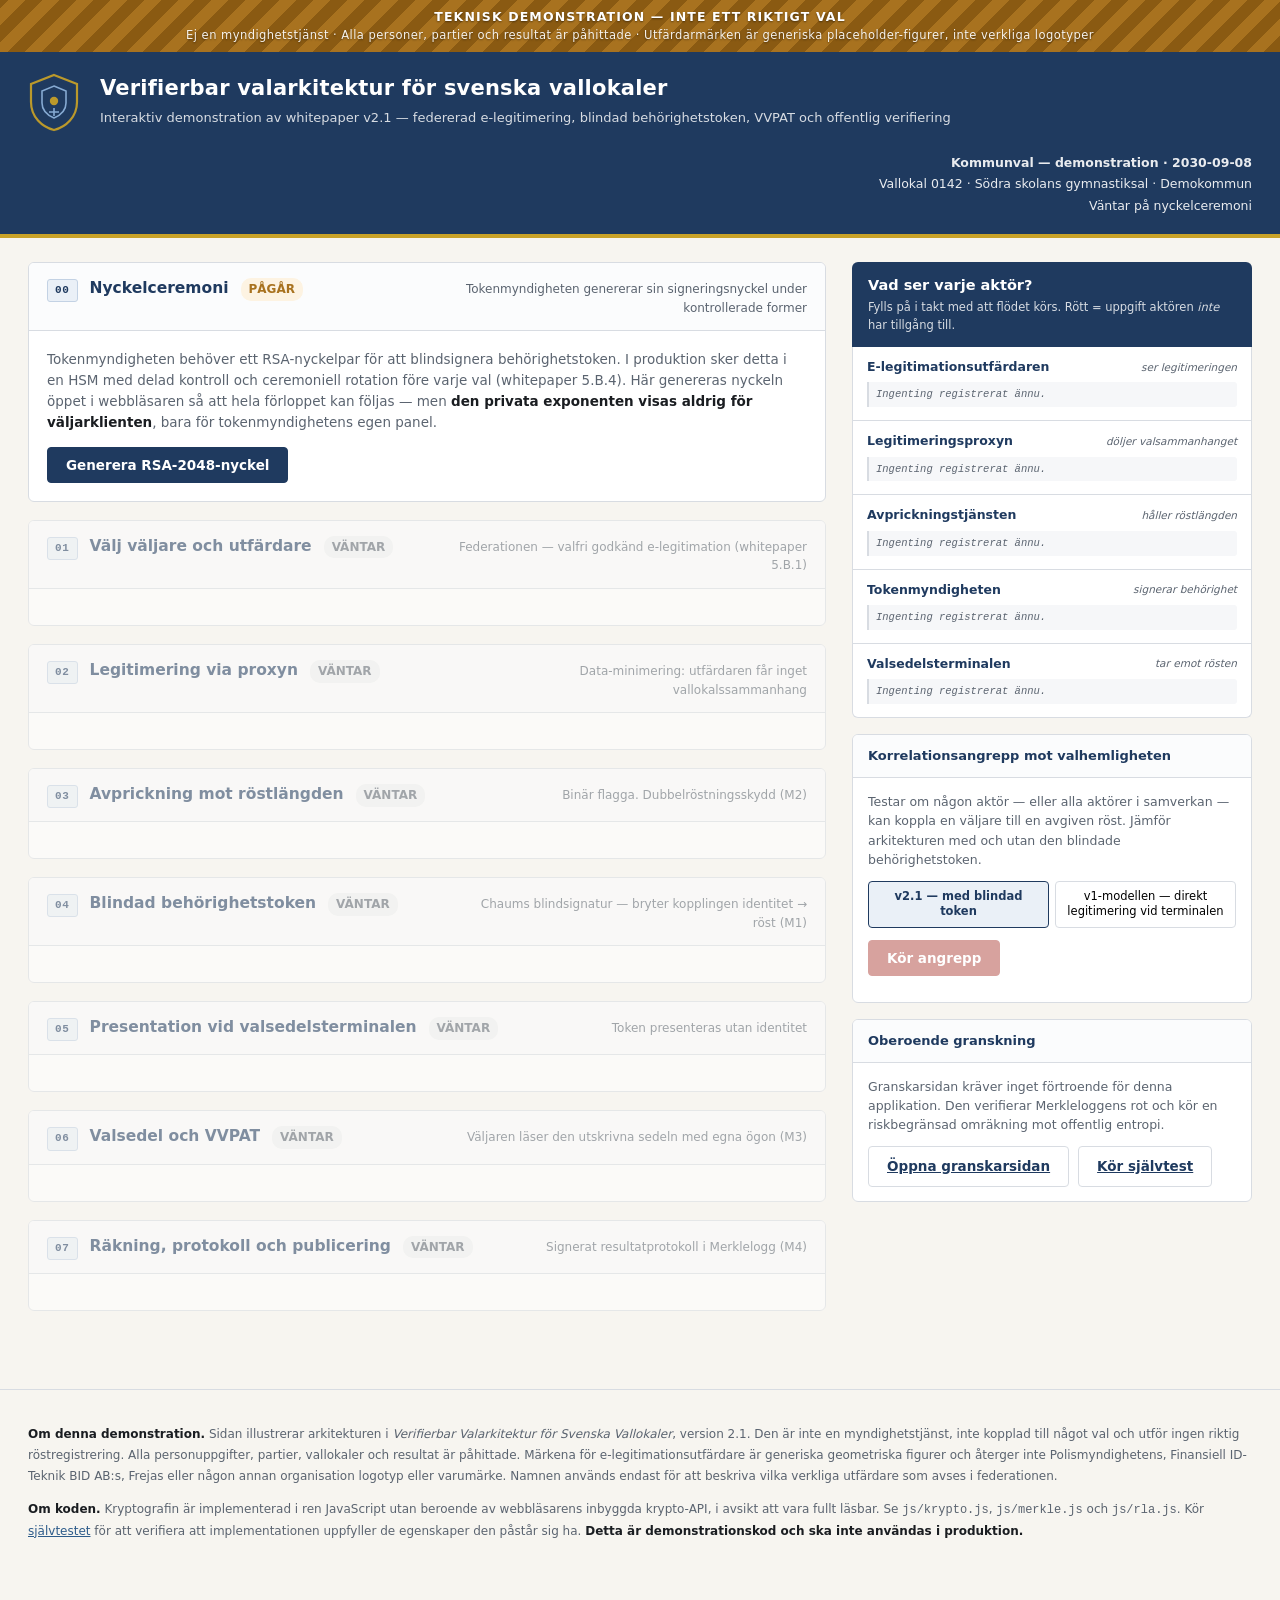
<file: demo/index.html>
<!DOCTYPE html>
<html lang="sv">
<head>
<meta charset="utf-8">
<meta name="viewport" content="width=device-width, initial-scale=1">
<meta name="robots" content="noindex, nofollow, noarchive">
<title>DEMONSTRATION — Verifierbar valarkitektur för svenska vallokaler</title>
<meta name="description" content="Teknisk demonstration av valarkitekturen i whitepapern. Inte ett riktigt val. Ej en myndighetstjänst.">
<link rel="stylesheet" href="style.css">
</head>
<body>

<!-- ============================================================
     Permanent demobanner. Ska inte kunna tas bort utan att
     sidan förlorar sin märkning som demonstration.
     ============================================================ -->
<div class="demo-banner">
  Teknisk demonstration — inte ett riktigt val
  <small>Ej en myndighetstjänst · Alla personer, partier och resultat är påhittade · Utfärdarmärken är generiska placeholder-figurer, inte verkliga logotyper</small>
</div>

<header class="sidhuvud">
  <div class="sidhuvud-inner">

    <!-- Abstrakt märke. Medvetet INTE något verkligt riksvapen eller
         någon myndighets logotyp. -->
    <svg class="vapen" viewBox="0 0 52 60" aria-hidden="true">
      <path d="M26 3 L49 12 V30 C49 45 38 55 26 58 C14 55 3 45 3 30 V12 Z"
            fill="none" stroke="#c9a227" stroke-width="2.2"/>
      <path d="M26 14 L38 19 V31 C38 38 33 43 26 46 C19 43 14 38 14 31 V19 Z"
            fill="none" stroke="#8fb4dd" stroke-width="1.6"/>
      <circle cx="26" cy="29" r="4.2" fill="#c9a227"/>
      <path d="M26 36 V44 M21 40 H31" stroke="#8fb4dd" stroke-width="1.6"/>
    </svg>

    <div>
      <h1>Verifierbar valarkitektur för svenska vallokaler</h1>
      <p class="underrubrik">
        Interaktiv demonstration av whitepaper v2.1 — federerad e-legitimering,
        blindad behörighetstoken, VVPAT och offentlig verifiering
      </p>
    </div>

    <div class="sidhuvud-meta">
      <div><b id="meta-val"></b></div>
      <div id="meta-lokal"></div>
      <div id="meta-status"></div>
    </div>

  </div>
</header>

<div class="layout">

  <!-- ======================= HUVUDFLÖDE ======================= -->
  <main id="steg-container" aria-live="polite"></main>

  <!-- ==================== AKTÖRSLOGGAR ==================== -->
  <aside class="loggpanel">

    <div class="loggrubrik">
      <h2>Vad ser varje aktör?</h2>
      <p>Fylls på i takt med att flödet körs. Rött = uppgift aktören <em>inte</em> har tillgång till.</p>
    </div>

    <div class="loggyta" id="logg-yta"></div>

    <div class="korrelationspanel">
      <h3>Korrelationsangrepp mot valhemligheten</h3>
      <div class="korrelationskropp">
        <p>
          Testar om någon aktör — eller alla aktörer i samverkan — kan koppla en
          väljare till en avgiven röst. Jämför arkitekturen med och utan den
          blindade behörighetstoken.
        </p>

        <div class="lägesväxlare">
          <button class="lägesknapp" id="läge-blind" aria-pressed="true">
            v2.1 — med blindad token
          </button>
          <button class="lägesknapp" id="läge-direkt" aria-pressed="false">
            v1-modellen — direkt legitimering vid terminalen
          </button>
        </div>

        <div class="knapprad">
          <button class="knapp varning" id="kör-angrepp" disabled>
            Kör angrepp
          </button>
          <span class="körsjustering" id="angrepp-status"></span>
        </div>

        <div class="angreppsresultat" id="angrepp-resultat"></div>
      </div>
    </div>

    <div class="korrelationspanel">
      <h3>Oberoende granskning</h3>
      <div class="korrelationskropp">
        <p>
          Granskarsidan kräver inget förtroende för denna applikation. Den
          verifierar Merkleloggens rot och kör en riskbegränsad omräkning mot
          offentlig entropi.
        </p>
        <div class="knapprad">
          <a class="knapp sekundär" href="granskare.html" id="länk-granskare">
            Öppna granskarsidan
          </a>
          <a class="knapp sekundär" href="sjalvtest.html">
            Kör självtest
          </a>
        </div>
      </div>
    </div>

  </aside>
</div>

<footer class="sidfot">
  <p>
    <strong>Om denna demonstration.</strong>
    Sidan illustrerar arkitekturen i <em>Verifierbar Valarkitektur för Svenska
    Vallokaler</em>, version 2.1. Den är inte en myndighetstjänst, inte kopplad
    till något val och utför ingen riktig röstregistrering. Alla personuppgifter,
    partier, vallokaler och resultat är påhittade. Märkena för
    e-legitimationsutfärdare är generiska geometriska figurer och återger inte
    Polismyndighetens, Finansiell ID-Teknik BID AB:s, Frejas eller någon annan
    organisation logotyp eller varumärke. Namnen används endast för att beskriva
    vilka verkliga utfärdare som avses i federationen.
  </p>
  <p>
    <strong>Om koden.</strong> Kryptografin är implementerad i ren JavaScript utan
    beroende av webbläsarens inbyggda krypto-API, i avsikt att vara fullt läsbar.
    Se <code>js/krypto.js</code>, <code>js/merkle.js</code> och <code>js/rla.js</code>.
    Kör <a class="länk" href="sjalvtest.html">självtestet</a> för att verifiera att
    implementationen uppfyller de egenskaper den påstår sig ha.
    <strong>Detta är demonstrationskod och ska inte användas i produktion.</strong>
  </p>
</footer>

<script src="js/krypto.js"></script>
<script src="js/merkle.js"></script>
<script src="js/rla.js"></script>
<script src="js/data.js"></script>
<script src="js/app.js"></script>
</body>
</html>
</file>
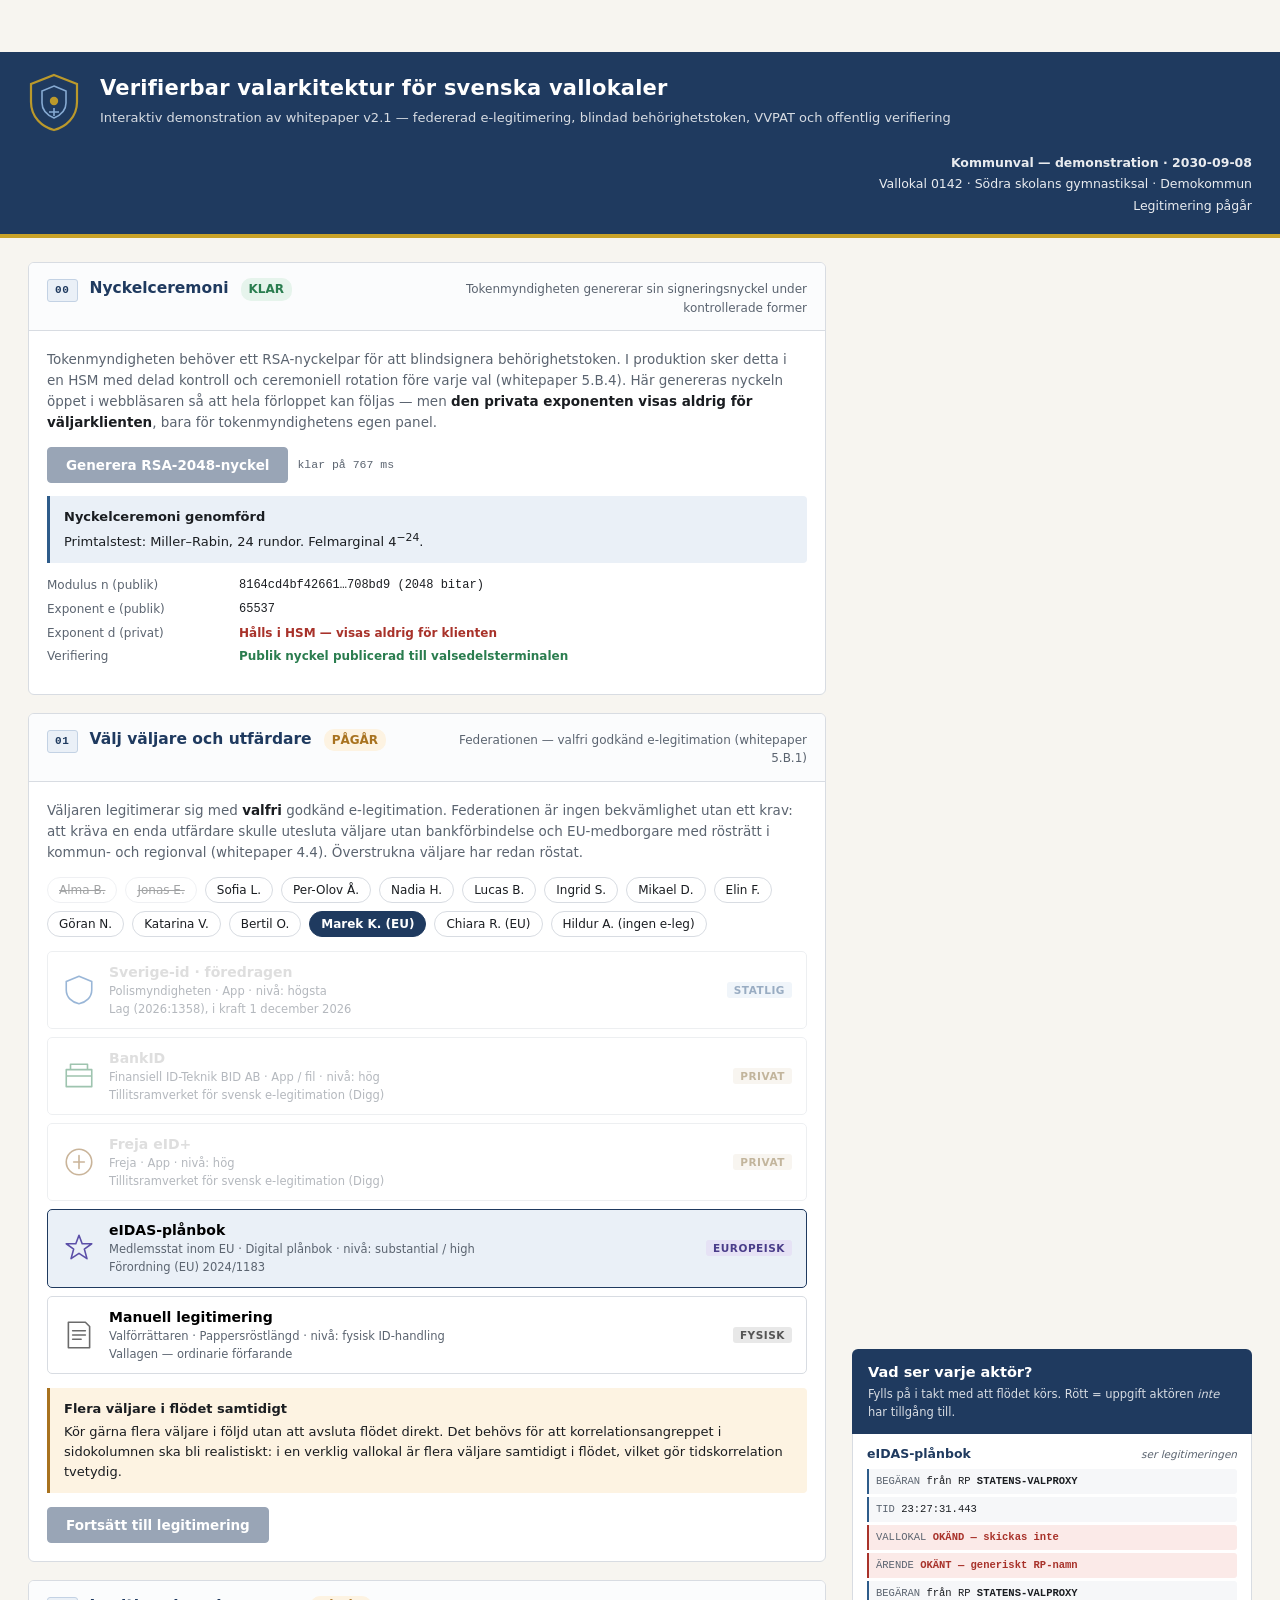
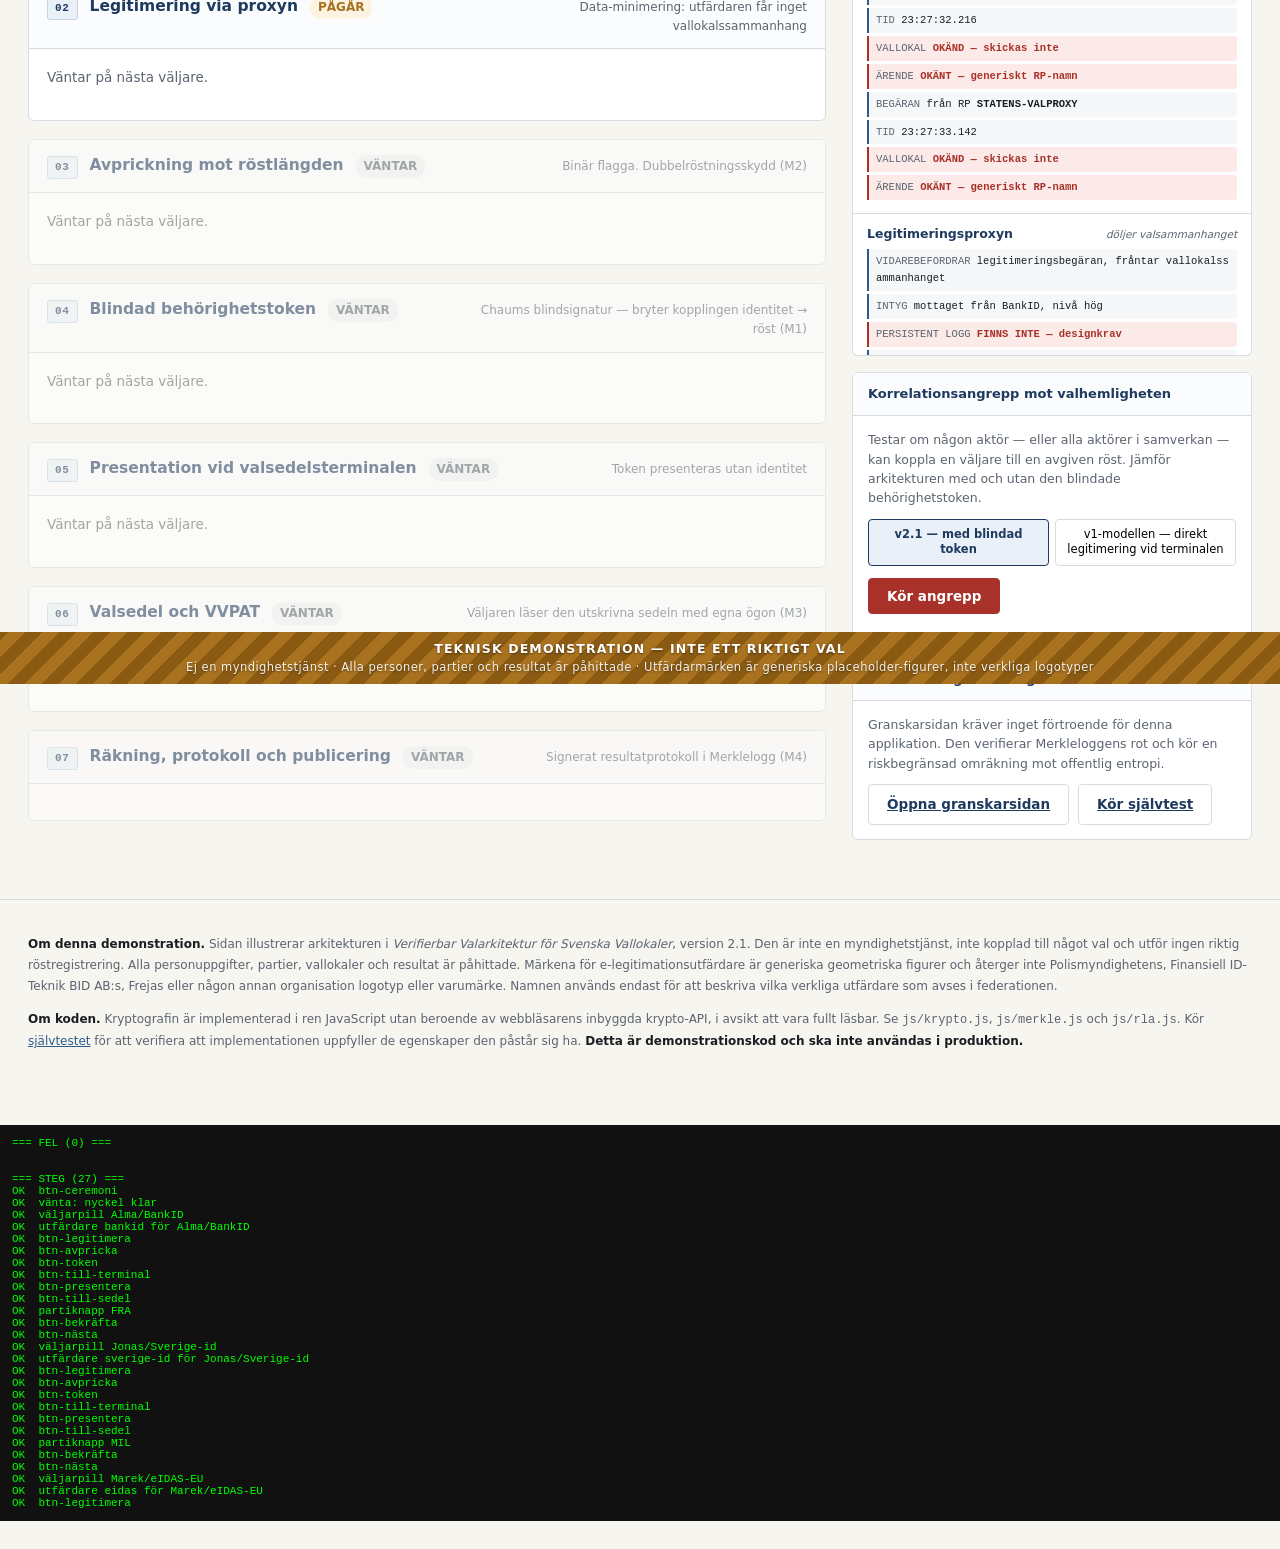
<file: demo/_driver.html>
<!DOCTYPE html>
<html lang="sv">
<head>
<meta charset="utf-8">
<meta name="viewport" content="width=device-width, initial-scale=1">
<meta name="robots" content="noindex, nofollow, noarchive">
<title>DEMONSTRATION — Verifierbar valarkitektur för svenska vallokaler</title>
<meta name="description" content="Teknisk demonstration av valarkitekturen i whitepapern. Inte ett riktigt val. Ej en myndighetstjänst.">
<link rel="stylesheet" href="style.css">
</head>
<body>

<!-- ============================================================
     Permanent demobanner. Ska inte kunna tas bort utan att
     sidan förlorar sin märkning som demonstration.
     ============================================================ -->
<div class="demo-banner">
  Teknisk demonstration — inte ett riktigt val
  <small>Ej en myndighetstjänst · Alla personer, partier och resultat är påhittade · Utfärdarmärken är generiska placeholder-figurer, inte verkliga logotyper</small>
</div>

<header class="sidhuvud">
  <div class="sidhuvud-inner">

    <!-- Abstrakt märke. Medvetet INTE något verkligt riksvapen eller
         någon myndighets logotyp. -->
    <svg class="vapen" viewBox="0 0 52 60" aria-hidden="true">
      <path d="M26 3 L49 12 V30 C49 45 38 55 26 58 C14 55 3 45 3 30 V12 Z"
            fill="none" stroke="#c9a227" stroke-width="2.2"/>
      <path d="M26 14 L38 19 V31 C38 38 33 43 26 46 C19 43 14 38 14 31 V19 Z"
            fill="none" stroke="#8fb4dd" stroke-width="1.6"/>
      <circle cx="26" cy="29" r="4.2" fill="#c9a227"/>
      <path d="M26 36 V44 M21 40 H31" stroke="#8fb4dd" stroke-width="1.6"/>
    </svg>

    <div>
      <h1>Verifierbar valarkitektur för svenska vallokaler</h1>
      <p class="underrubrik">
        Interaktiv demonstration av whitepaper v2.1 — federerad e-legitimering,
        blindad behörighetstoken, VVPAT och offentlig verifiering
      </p>
    </div>

    <div class="sidhuvud-meta">
      <div><b id="meta-val"></b></div>
      <div id="meta-lokal"></div>
      <div id="meta-status"></div>
    </div>

  </div>
</header>

<div class="layout">

  <!-- ======================= HUVUDFLÖDE ======================= -->
  <main id="steg-container" aria-live="polite"></main>

  <!-- ==================== AKTÖRSLOGGAR ==================== -->
  <aside class="loggpanel">

    <div class="loggrubrik">
      <h2>Vad ser varje aktör?</h2>
      <p>Fylls på i takt med att flödet körs. Rött = uppgift aktören <em>inte</em> har tillgång till.</p>
    </div>

    <div class="loggyta" id="logg-yta"></div>

    <div class="korrelationspanel">
      <h3>Korrelationsangrepp mot valhemligheten</h3>
      <div class="korrelationskropp">
        <p>
          Testar om någon aktör — eller alla aktörer i samverkan — kan koppla en
          väljare till en avgiven röst. Jämför arkitekturen med och utan den
          blindade behörighetstoken.
        </p>

        <div class="lägesväxlare">
          <button class="lägesknapp" id="läge-blind" aria-pressed="true">
            v2.1 — med blindad token
          </button>
          <button class="lägesknapp" id="läge-direkt" aria-pressed="false">
            v1-modellen — direkt legitimering vid terminalen
          </button>
        </div>

        <div class="knapprad">
          <button class="knapp varning" id="kör-angrepp" disabled>
            Kör angrepp
          </button>
          <span class="körsjustering" id="angrepp-status"></span>
        </div>

        <div class="angreppsresultat" id="angrepp-resultat"></div>
      </div>
    </div>

    <div class="korrelationspanel">
      <h3>Oberoende granskning</h3>
      <div class="korrelationskropp">
        <p>
          Granskarsidan kräver inget förtroende för denna applikation. Den
          verifierar Merkleloggens rot och kör en riskbegränsad omräkning mot
          offentlig entropi.
        </p>
        <div class="knapprad">
          <a class="knapp sekundär" href="granskare.html" id="länk-granskare">
            Öppna granskarsidan
          </a>
          <a class="knapp sekundär" href="sjalvtest.html">
            Kör självtest
          </a>
        </div>
      </div>
    </div>

  </aside>
</div>

<footer class="sidfot">
  <p>
    <strong>Om denna demonstration.</strong>
    Sidan illustrerar arkitekturen i <em>Verifierbar Valarkitektur för Svenska
    Vallokaler</em>, version 2.1. Den är inte en myndighetstjänst, inte kopplad
    till något val och utför ingen riktig röstregistrering. Alla personuppgifter,
    partier, vallokaler och resultat är påhittade. Märkena för
    e-legitimationsutfärdare är generiska geometriska figurer och återger inte
    Polismyndighetens, Finansiell ID-Teknik BID AB:s, Frejas eller någon annan
    organisation logotyp eller varumärke. Namnen används endast för att beskriva
    vilka verkliga utfärdare som avses i federationen.
  </p>
  <p>
    <strong>Om koden.</strong> Kryptografin är implementerad i ren JavaScript utan
    beroende av webbläsarens inbyggda krypto-API, i avsikt att vara fullt läsbar.
    Se <code>js/krypto.js</code>, <code>js/merkle.js</code> och <code>js/rla.js</code>.
    Kör <a class="länk" href="sjalvtest.html">självtestet</a> för att verifiera att
    implementationen uppfyller de egenskaper den påstår sig ha.
    <strong>Detta är demonstrationskod och ska inte användas i produktion.</strong>
  </p>
</footer>

<script src="js/krypto.js"></script>
<script src="js/merkle.js"></script>
<script src="js/rla.js"></script>
<script src="js/data.js"></script>
<script src="js/app.js"></script>
<script src="_driver.js"></script>
</body>
</html>
</file>
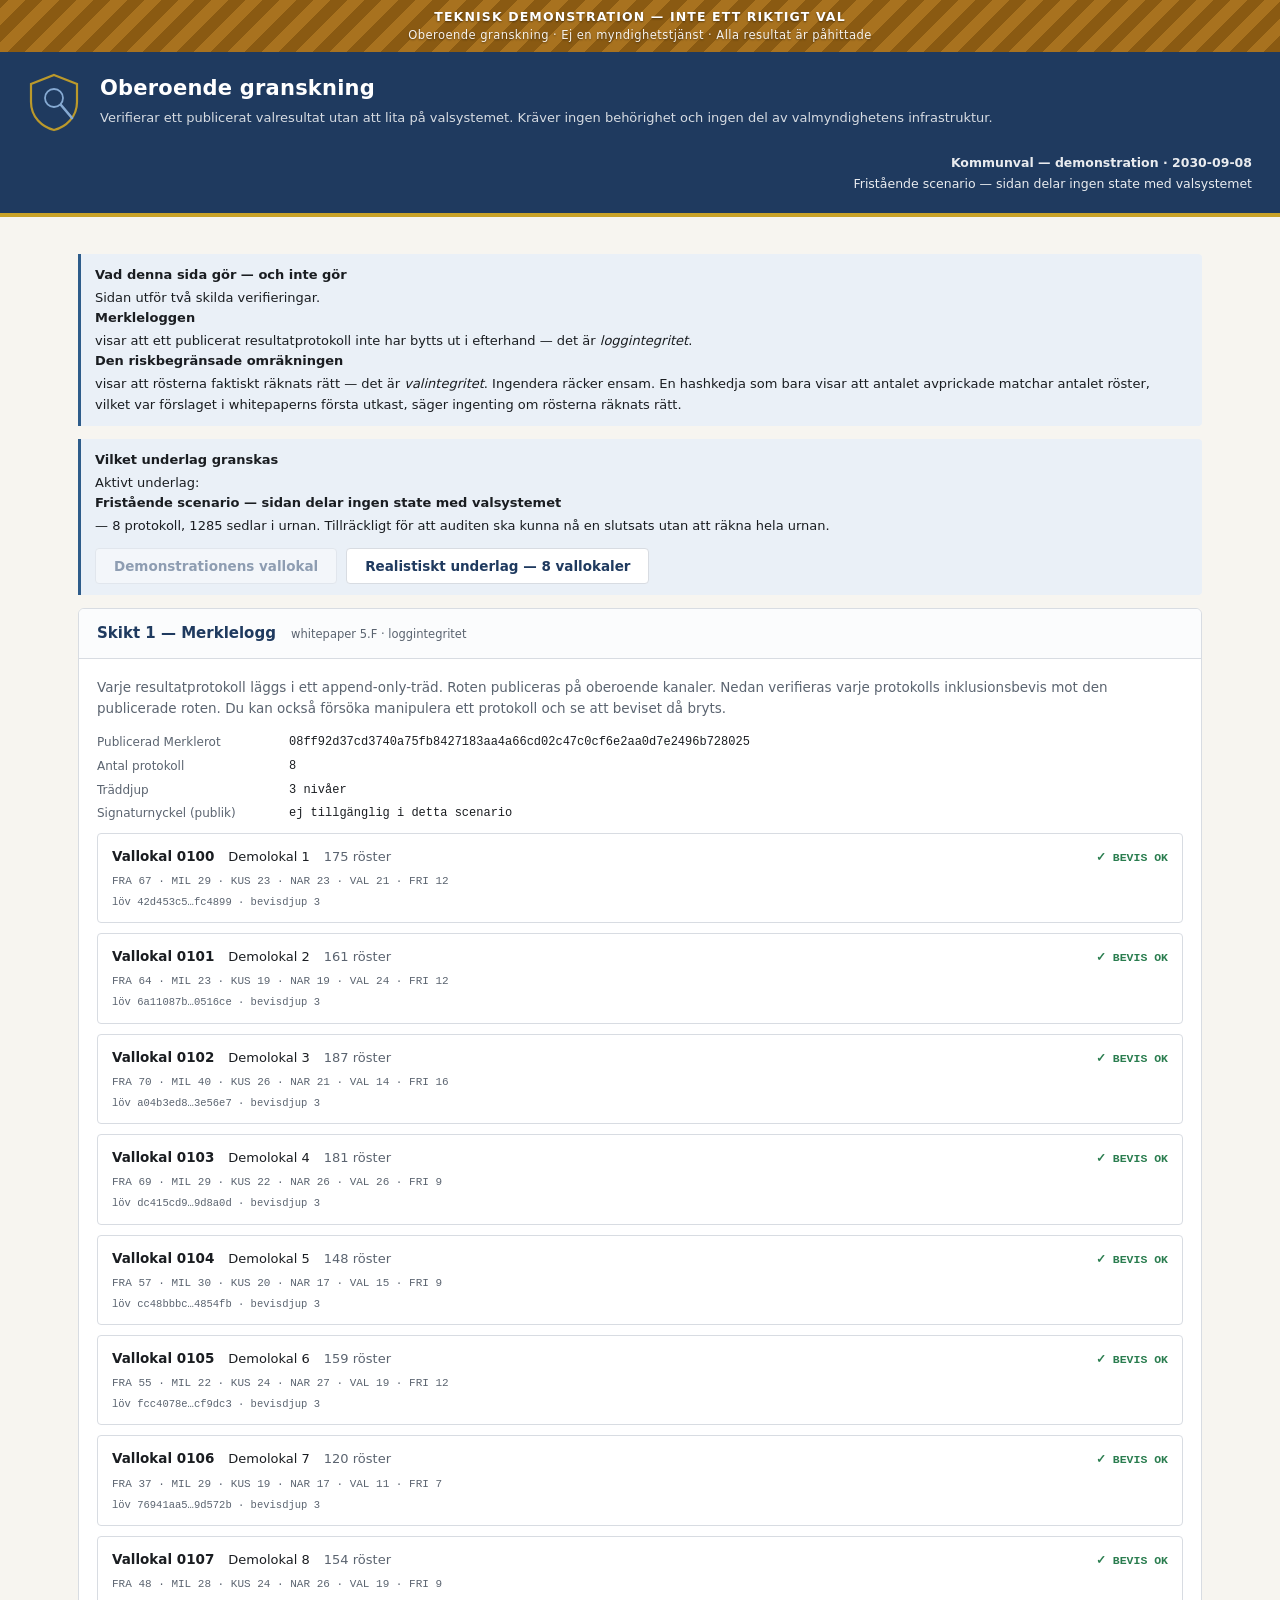
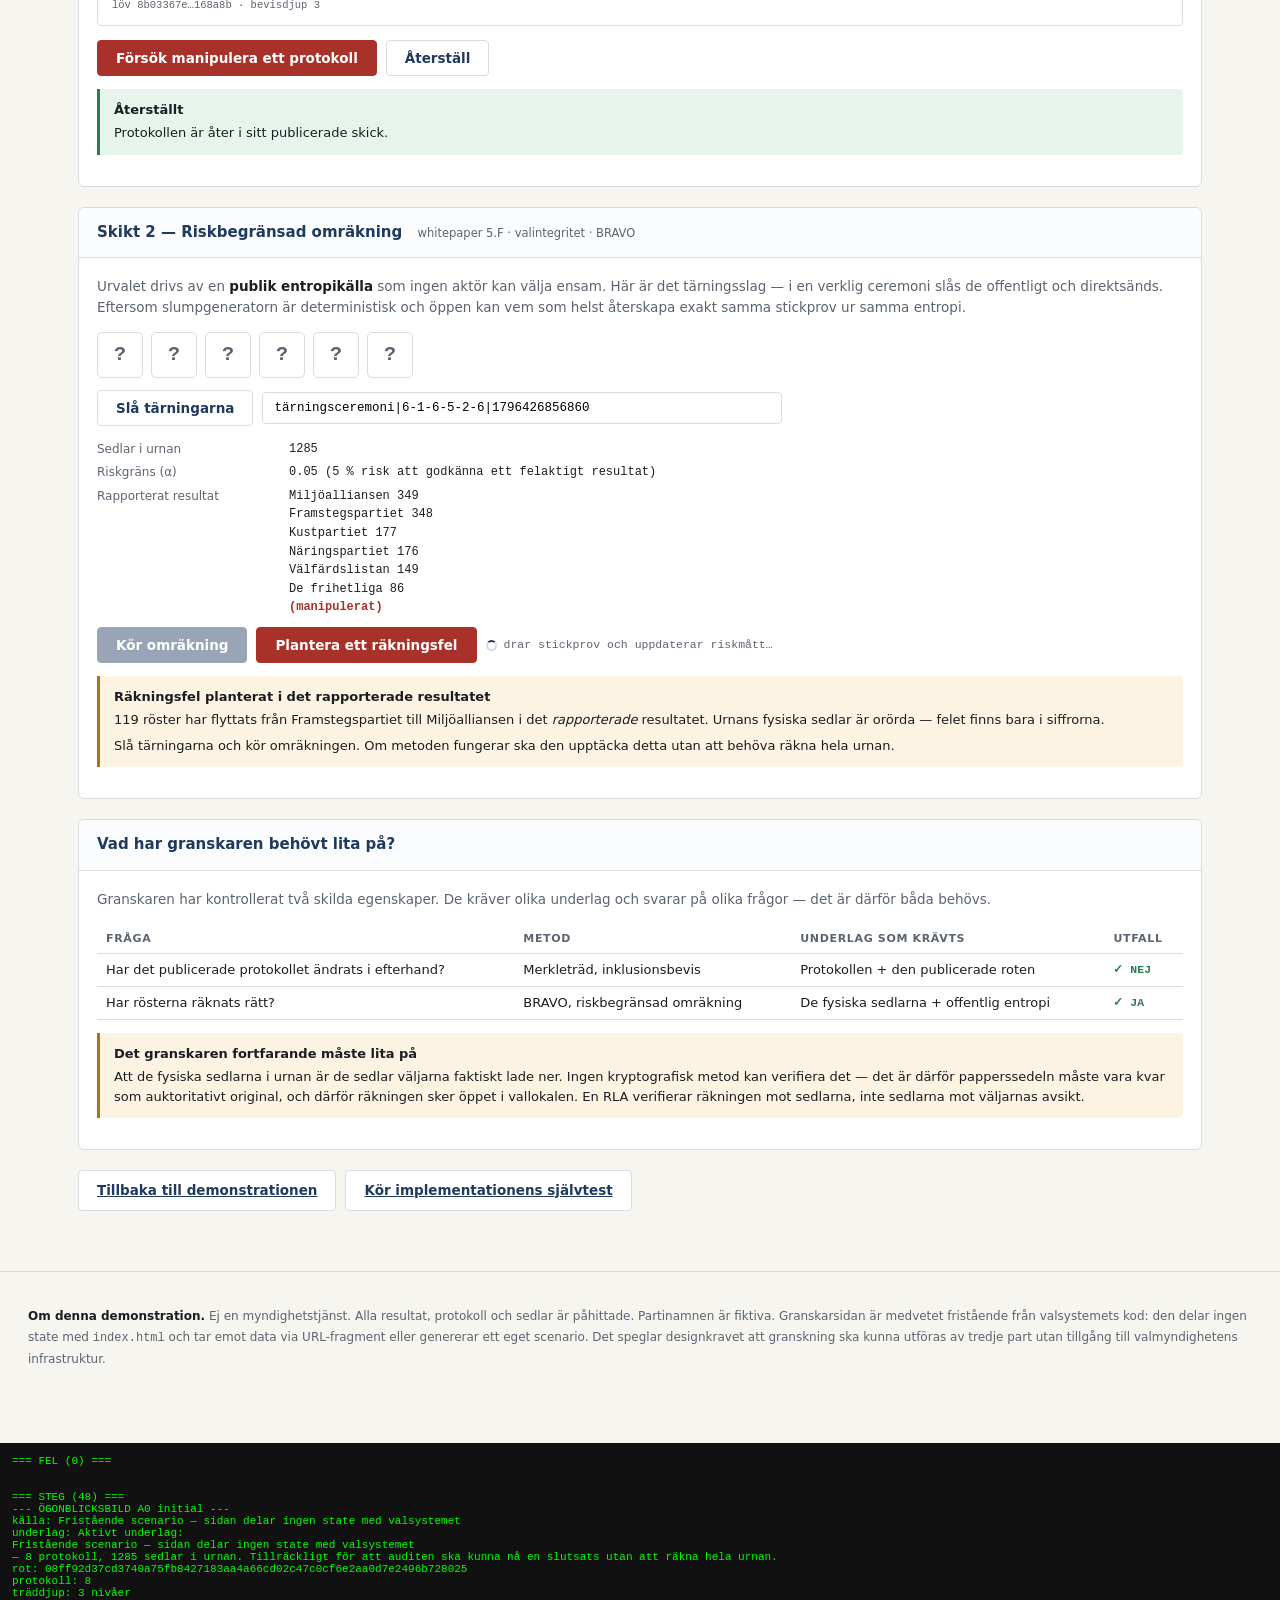
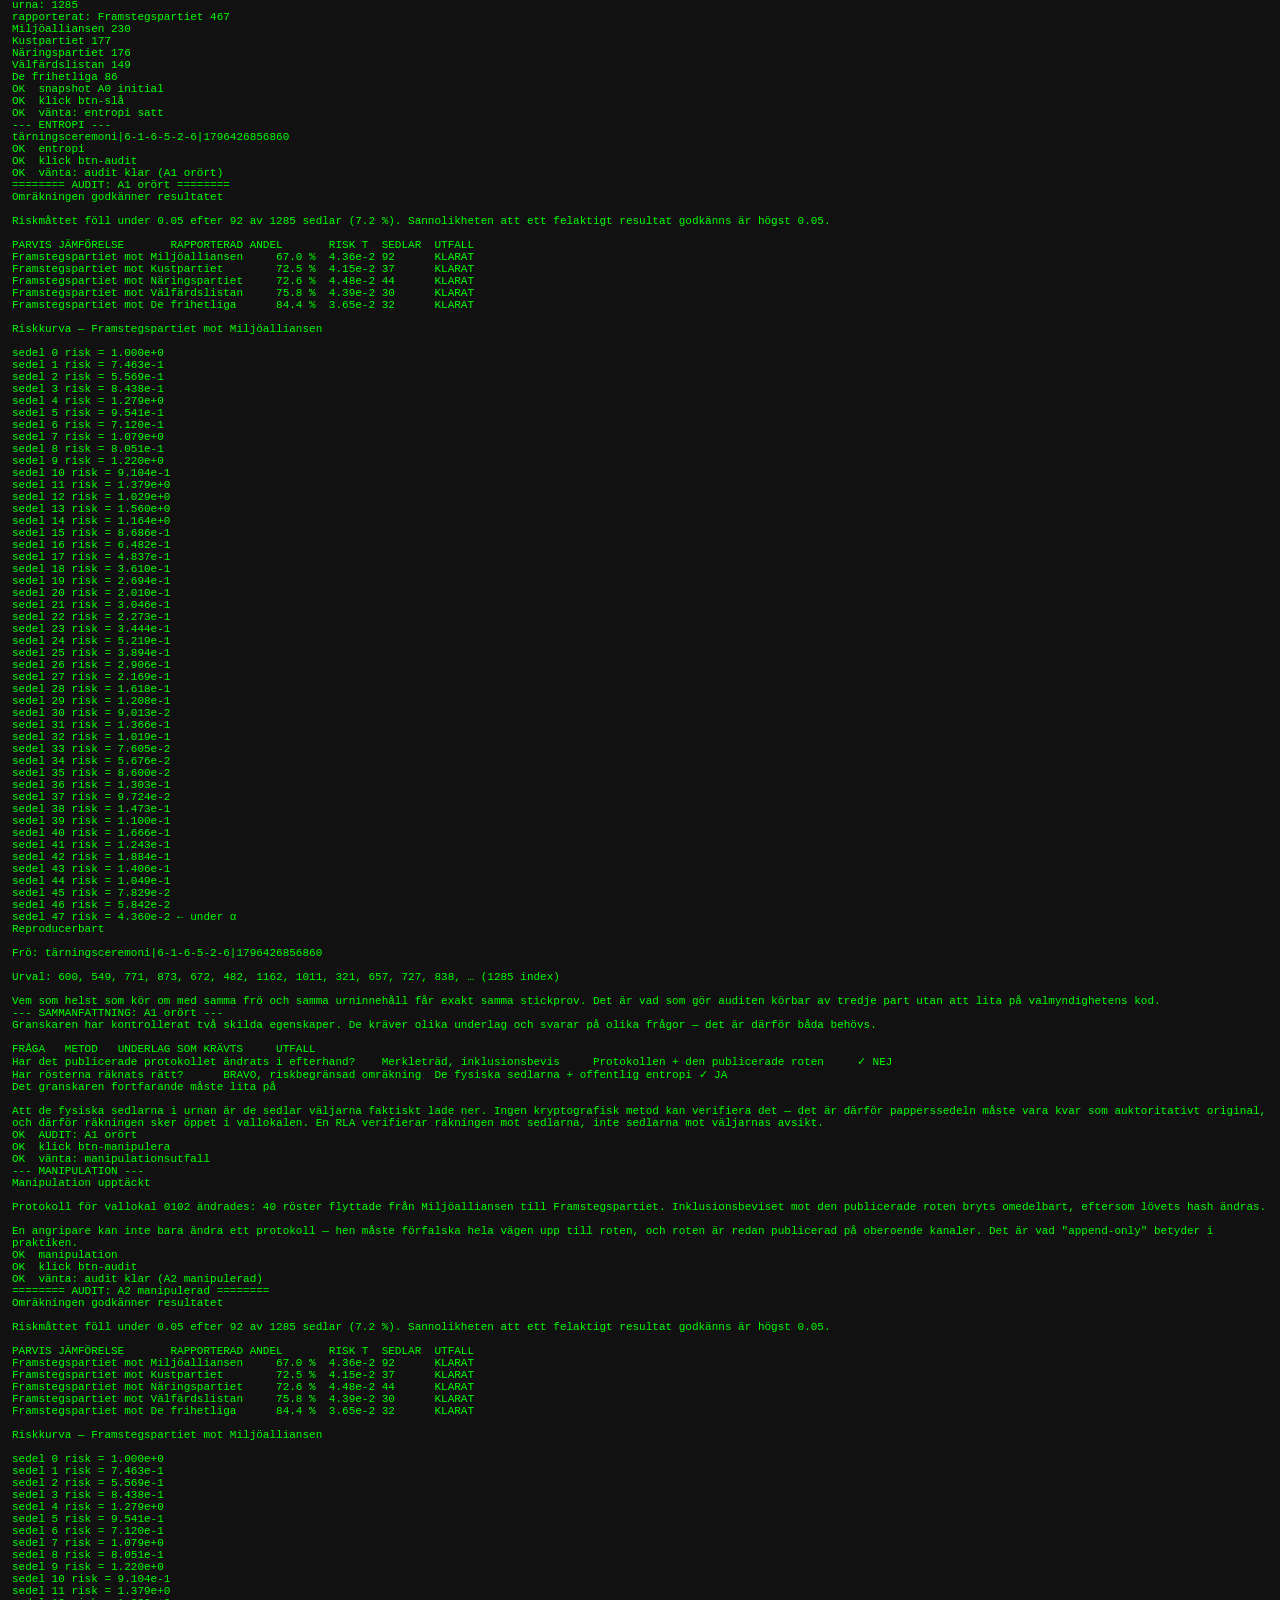
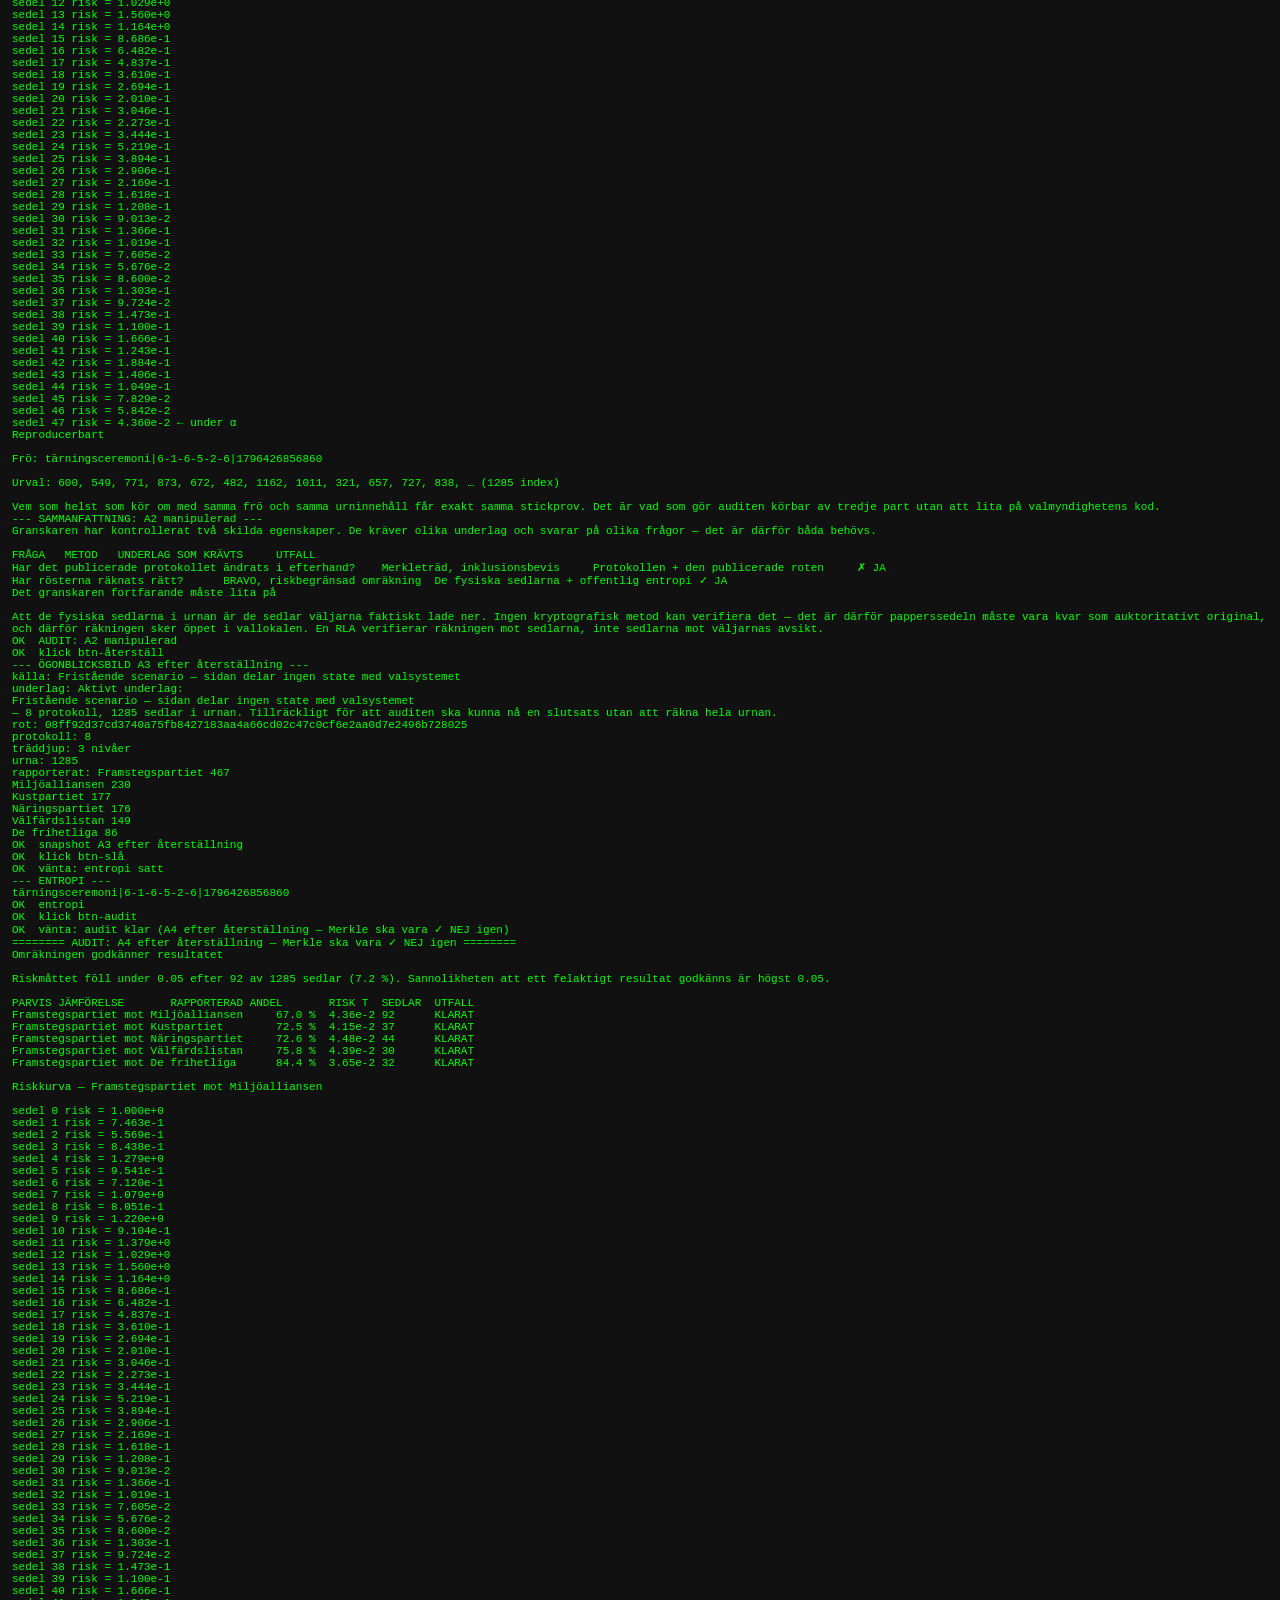
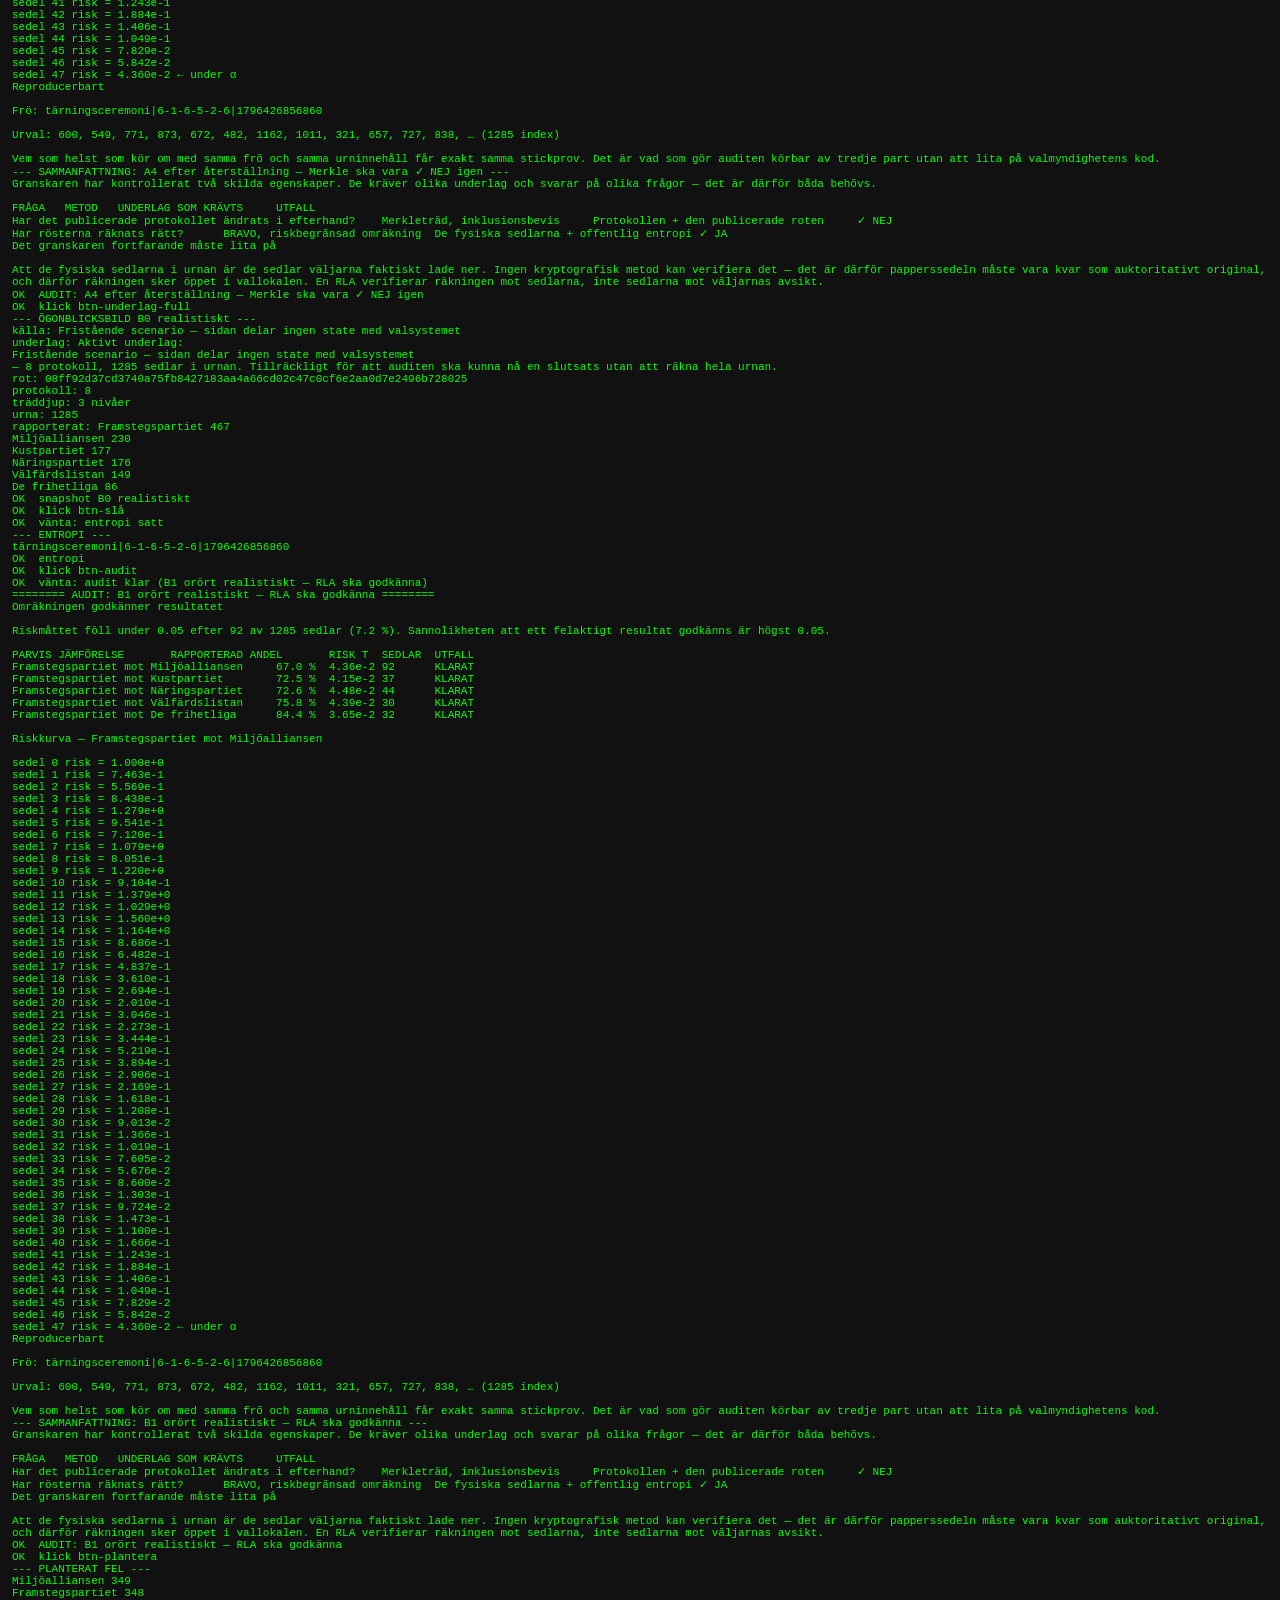
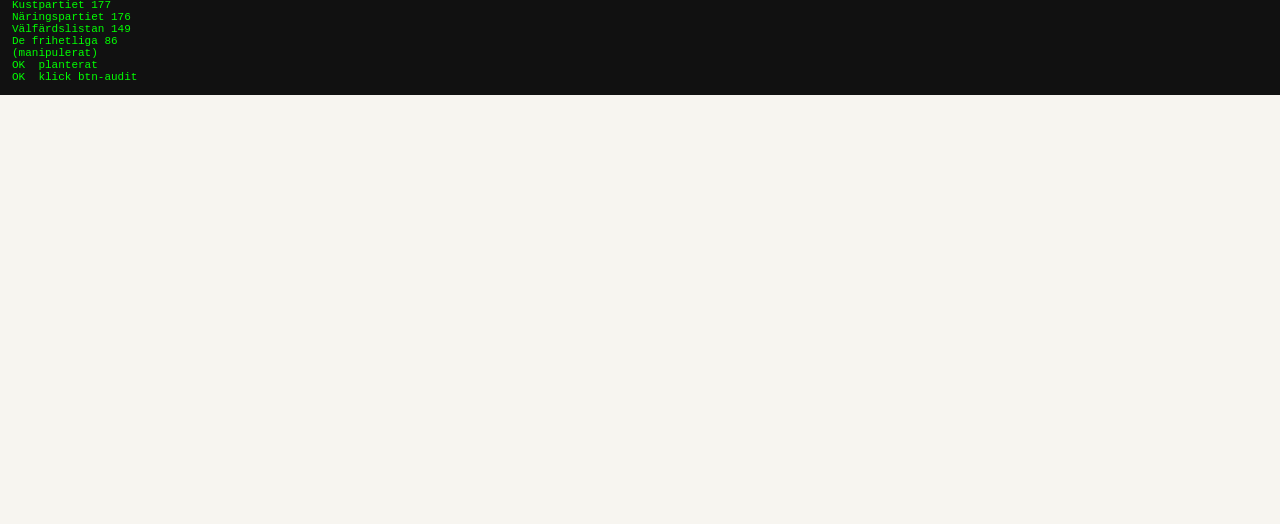
<file: demo/_gdriver.html>
<!DOCTYPE html>
<html lang="sv">
<head>
<meta charset="utf-8">
<meta name="viewport" content="width=device-width, initial-scale=1">
<meta name="robots" content="noindex, nofollow, noarchive">
<title>DEMONSTRATION — Oberoende granskning av valresultat</title>
<link rel="stylesheet" href="style.css">
<style>
  .granskarlayout { max-width: 1180px; margin: 0 auto; padding: 24px 28px 60px; }
  .granskarpanel { background: var(--vit); border: 1px solid var(--linje); border-radius: 6px; margin-bottom: 20px; overflow: hidden; }
  .granskarpanel > h2 {
    margin: 0; padding: 13px 18px; font-size: 15px; color: var(--blå);
    background: #fbfcfd; border-bottom: 1px solid var(--linje);
  }
  .granskarpanel > h2 span { font-size: 11.5px; color: var(--text-mjuk); font-weight: 400; margin-left: 10px; }
  .granskarkropp { padding: 18px; }

  .tärningar { display: flex; gap: 8px; flex-wrap: wrap; margin: 12px 0; }
  .tärning {
    width: 46px; height: 46px; border: 1px solid var(--linje); border-radius: 5px;
    background: #fff; display: flex; align-items: center; justify-content: center;
    font-family: var(--mono); font-size: 20px; font-weight: 700; color: var(--blå);
  }
  .tärning.rullar { animation: skaka 0.09s linear infinite; color: var(--text-mjuk); }
  @keyframes skaka { 0%{transform:translateY(0) rotate(0)} 50%{transform:translateY(-2px) rotate(-4deg)} 100%{transform:translateY(0) rotate(0)} }

  .riskkurva { font-family: var(--mono); font-size: 11px; background: #1a1f26; color: #cfe3ff; padding: 11px 13px; border-radius: 4px; max-height: 190px; overflow-y: auto; line-height: 1.7; }
  .riskkurva div.ok  { color: #8ee0a8; }
  .riskkurva div.fara{ color: #ff9d8a; }

  .protokollkort { border: 1px solid var(--linje); border-radius: 4px; padding: 12px 14px; margin-bottom: 10px; font-size: 13px; }
  .protokollkort.manipulerat { border-color: var(--röd); background: var(--röd-mjuk); }
  .protokollrad { display: flex; gap: 14px; flex-wrap: wrap; align-items: baseline; }
  .protokollrad b { font-size: 13.5px; }
  .bevisstatus { margin-left: auto; font-family: var(--mono); font-size: 11.5px; font-weight: 700; }
  .bevisstatus.ok  { color: var(--grön); }
  .bevisstatus.nej { color: var(--röd); }

  input[type="text"].entropi {
    font-family: var(--mono); font-size: 12.5px; padding: 8px 11px;
    border: 1px solid var(--linje); border-radius: 4px; width: 100%; max-width: 520px;
  }
</style>
</head>
<body>

<div class="demo-banner">
  Teknisk demonstration — inte ett riktigt val
  <small>Oberoende granskning · Ej en myndighetstjänst · Alla resultat är påhittade</small>
</div>

<header class="sidhuvud">
  <div class="sidhuvud-inner">
    <svg class="vapen" viewBox="0 0 52 60" aria-hidden="true">
      <path d="M26 3 L49 12 V30 C49 45 38 55 26 58 C14 55 3 45 3 30 V12 Z"
            fill="none" stroke="#c9a227" stroke-width="2.2"/>
      <circle cx="26" cy="26" r="9" fill="none" stroke="#8fb4dd" stroke-width="1.8"/>
      <path d="M33 33 L44 46" stroke="#8fb4dd" stroke-width="2.6" stroke-linecap="round"/>
    </svg>
    <div>
      <h1>Oberoende granskning</h1>
      <p class="underrubrik">
        Verifierar ett publicerat valresultat utan att lita på valsystemet.
        Kräver ingen behörighet och ingen del av valmyndighetens infrastruktur.
      </p>
    </div>
    <div class="sidhuvud-meta">
      <div><b id="meta-val">—</b></div>
      <div id="meta-källa"></div>
    </div>
  </div>
</header>

<div class="granskarlayout">

  <div class="notis">
    <strong>Vad denna sida gör — och inte gör</strong>
    <p>
      Sidan utför två skilda verifieringar. <strong>Merkleloggen</strong> visar att ett publicerat
      resultatprotokoll inte har bytts ut i efterhand — det är <em>loggintegritet</em>.
      <strong>Den riskbegränsade omräkningen</strong> visar att rösterna faktiskt räknats rätt —
      det är <em>valintegritet</em>. Ingendera räcker ensam. En hashkedja som bara visar att
      antalet avprickade matchar antalet röster, vilket var förslaget i whitepaperns första utkast,
      säger ingenting om rösterna räknats rätt.
    </p>
  </div>

  <!-- ================= UNDERLAG ================= -->
  <div class="notis" id="underlagspanel">
    <strong>Vilket underlag granskas</strong>
    <p id="underlagstext">—</p>
    <div class="knapprad" style="margin-top:12px">
      <button class="knapp sekundär" id="btn-underlag-demo">Demonstrationens vallokal</button>
      <button class="knapp sekundär" id="btn-underlag-full">Realistiskt underlag — 8 vallokaler</button>
    </div>
  </div>

  <!-- ================= SKIKT 1: MERKLELOGG ================= -->
  <div class="granskarpanel">
    <h2>Skikt 1 — Merklelogg <span>whitepaper 5.F · loggintegritet</span></h2>
    <div class="granskarkropp">
      <p class="inledning">
        Varje resultatprotokoll läggs i ett append-only-träd. Roten publiceras på oberoende kanaler.
        Nedan verifieras varje protokolls inklusionsbevis mot den publicerade roten. Du kan också
        försöka manipulera ett protokoll och se att beviset då bryts.
      </p>

      <dl class="datafalt">
        <dt>Publicerad Merklerot</dt><dd id="rot">—</dd>
        <dt>Antal protokoll</dt><dd id="antal-protokoll">—</dd>
        <dt>Träddjup</dt><dd id="träddjup">—</dd>
        <dt>Signaturnyckel (publik)</dt><dd id="publik-nyckel">—</dd>
      </dl>

      <div id="protokoll-lista"></div>

      <div class="knapprad" style="margin-top:14px">
        <button class="knapp varning" id="btn-manipulera">Försök manipulera ett protokoll</button>
        <button class="knapp sekundär" id="btn-återställ">Återställ</button>
      </div>
      <div id="manipulationsutfall"></div>
    </div>
  </div>

  <!-- ================= SKIKT 2: RLA ================= -->
  <div class="granskarpanel">
    <h2>Skikt 2 — Riskbegränsad omräkning <span>whitepaper 5.F · valintegritet · BRAVO</span></h2>
    <div class="granskarkropp">

      <p class="inledning">
        Urvalet drivs av en <strong>publik entropikälla</strong> som ingen aktör kan välja ensam.
        Här är det tärningsslag — i en verklig ceremoni slås de offentligt och direktsänds.
        Eftersom slumpgeneratorn är deterministisk och öppen kan vem som helst återskapa exakt
        samma stickprov ur samma entropi.
      </p>

      <div class="tärningar" id="tärningar"></div>

      <div class="knapprad" style="margin-bottom:14px">
        <button class="knapp sekundär" id="btn-slå">Slå tärningarna</button>
        <input type="text" class="entropi" id="entropi" placeholder="publik entropi (frö)" aria-label="Publik entropi">
      </div>

      <dl class="datafalt">
        <dt>Sedlar i urnan</dt><dd id="urna-antal">—</dd>
        <dt>Riskgräns (α)</dt><dd id="alfa">—</dd>
        <dt>Rapporterat resultat</dt><dd id="rapporterat">—</dd>
      </dl>

      <div class="knapprad">
        <button class="knapp" id="btn-audit" disabled>Kör omräkning</button>
        <button class="knapp varning" id="btn-plantera">Plantera ett räkningsfel</button>
        <span class="körsjustering" id="audit-status"></span>
      </div>

      <div id="audit-utfall"></div>
    </div>
  </div>

  <div class="granskarpanel">
    <h2>Vad har granskaren behövt lita på?</h2>
    <div class="granskarkropp" id="sammanfattning">
      <p class="inledning">Kör båda verifieringarna först.</p>
    </div>
  </div>

  <div class="knapprad">
    <a class="knapp sekundär" href="index.html">Tillbaka till demonstrationen</a>
    <a class="knapp sekundär" href="sjalvtest.html">Kör implementationens självtest</a>
  </div>

</div>

<footer class="sidfot">
  <p>
    <strong>Om denna demonstration.</strong> Ej en myndighetstjänst. Alla resultat, protokoll och
    sedlar är påhittade. Partinamnen är fiktiva. Granskarsidan är medvetet fristående från
    valsystemets kod: den delar ingen state med <code>index.html</code> och tar emot data via
    URL-fragment eller genererar ett eget scenario. Det speglar designkravet att granskning ska
    kunna utföras av tredje part utan tillgång till valmyndighetens infrastruktur.
  </p>
</footer>

<script src="js/krypto.js"></script>
<script src="js/merkle.js"></script>
<script src="js/rla.js"></script>
<script src="js/data.js"></script>
<script src="js/granskare.js"></script>
<script src="_gdriver.js"></script>
</body>
</html>
</file>
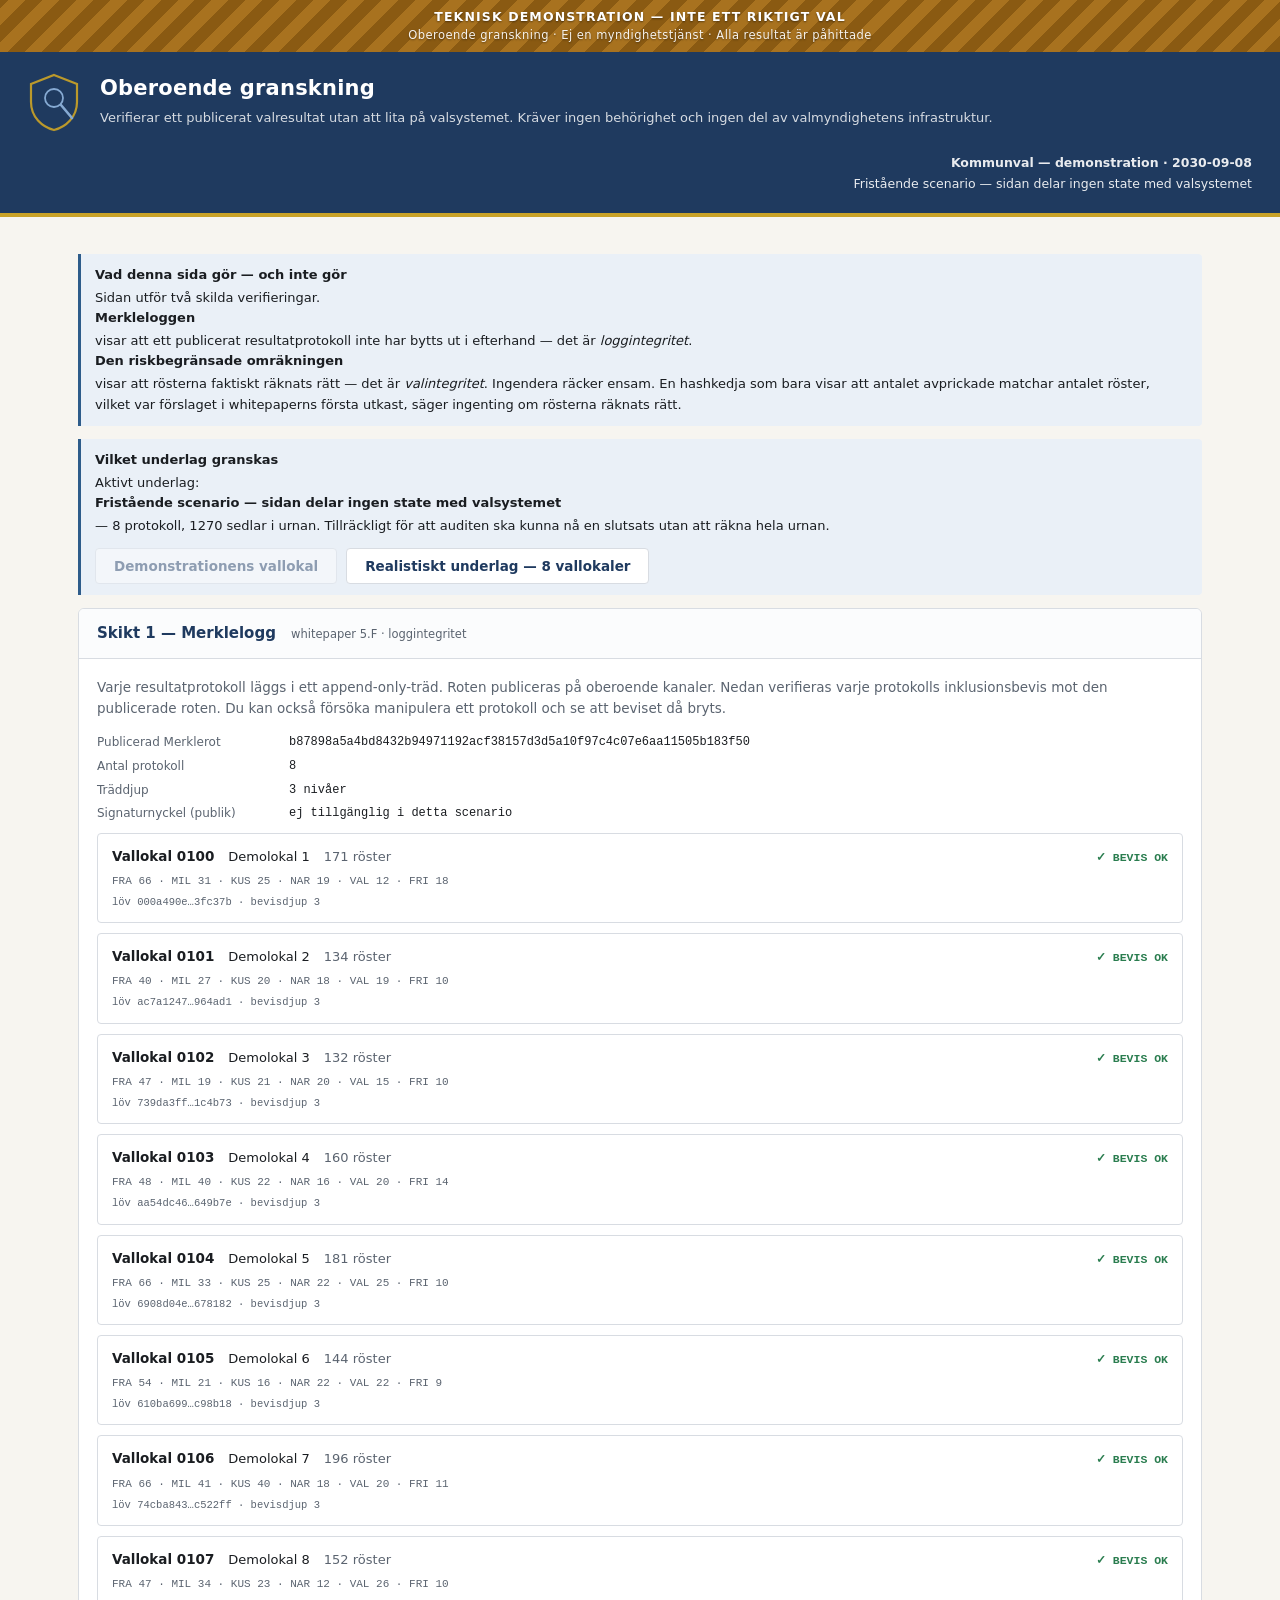
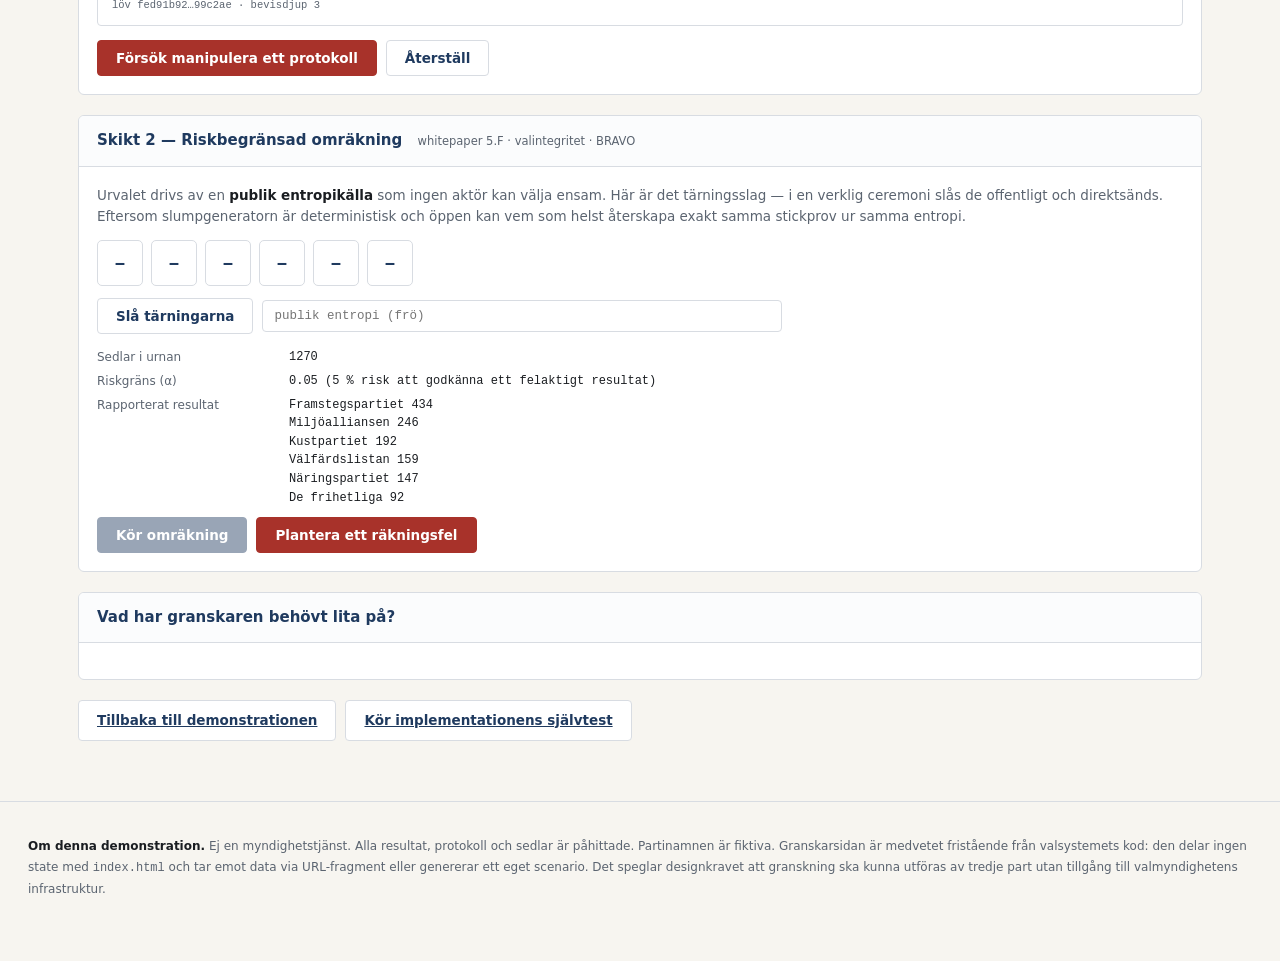
<file: demo/granskare.html>
<!DOCTYPE html>
<html lang="sv">
<head>
<meta charset="utf-8">
<meta name="viewport" content="width=device-width, initial-scale=1">
<meta name="robots" content="noindex, nofollow, noarchive">
<title>DEMONSTRATION — Oberoende granskning av valresultat</title>
<link rel="stylesheet" href="style.css">
<style>
  .granskarlayout { max-width: 1180px; margin: 0 auto; padding: 24px 28px 60px; }
  .granskarpanel { background: var(--vit); border: 1px solid var(--linje); border-radius: 6px; margin-bottom: 20px; overflow: hidden; }
  .granskarpanel > h2 {
    margin: 0; padding: 13px 18px; font-size: 15px; color: var(--blå);
    background: #fbfcfd; border-bottom: 1px solid var(--linje);
  }
  .granskarpanel > h2 span { font-size: 11.5px; color: var(--text-mjuk); font-weight: 400; margin-left: 10px; }
  .granskarkropp { padding: 18px; }

  .tärningar { display: flex; gap: 8px; flex-wrap: wrap; margin: 12px 0; }
  .tärning {
    width: 46px; height: 46px; border: 1px solid var(--linje); border-radius: 5px;
    background: #fff; display: flex; align-items: center; justify-content: center;
    font-family: var(--mono); font-size: 20px; font-weight: 700; color: var(--blå);
  }
  .tärning.rullar { animation: skaka 0.09s linear infinite; color: var(--text-mjuk); }
  @keyframes skaka { 0%{transform:translateY(0) rotate(0)} 50%{transform:translateY(-2px) rotate(-4deg)} 100%{transform:translateY(0) rotate(0)} }

  .riskkurva { font-family: var(--mono); font-size: 11px; background: #1a1f26; color: #cfe3ff; padding: 11px 13px; border-radius: 4px; max-height: 190px; overflow-y: auto; line-height: 1.7; }
  .riskkurva div.ok  { color: #8ee0a8; }
  .riskkurva div.fara{ color: #ff9d8a; }

  .protokollkort { border: 1px solid var(--linje); border-radius: 4px; padding: 12px 14px; margin-bottom: 10px; font-size: 13px; }
  .protokollkort.manipulerat { border-color: var(--röd); background: var(--röd-mjuk); }
  .protokollrad { display: flex; gap: 14px; flex-wrap: wrap; align-items: baseline; }
  .protokollrad b { font-size: 13.5px; }
  .bevisstatus { margin-left: auto; font-family: var(--mono); font-size: 11.5px; font-weight: 700; }
  .bevisstatus.ok  { color: var(--grön); }
  .bevisstatus.nej { color: var(--röd); }

  input[type="text"].entropi {
    font-family: var(--mono); font-size: 12.5px; padding: 8px 11px;
    border: 1px solid var(--linje); border-radius: 4px; width: 100%; max-width: 520px;
  }
</style>
</head>
<body>

<div class="demo-banner">
  Teknisk demonstration — inte ett riktigt val
  <small>Oberoende granskning · Ej en myndighetstjänst · Alla resultat är påhittade</small>
</div>

<header class="sidhuvud">
  <div class="sidhuvud-inner">
    <svg class="vapen" viewBox="0 0 52 60" aria-hidden="true">
      <path d="M26 3 L49 12 V30 C49 45 38 55 26 58 C14 55 3 45 3 30 V12 Z"
            fill="none" stroke="#c9a227" stroke-width="2.2"/>
      <circle cx="26" cy="26" r="9" fill="none" stroke="#8fb4dd" stroke-width="1.8"/>
      <path d="M33 33 L44 46" stroke="#8fb4dd" stroke-width="2.6" stroke-linecap="round"/>
    </svg>
    <div>
      <h1>Oberoende granskning</h1>
      <p class="underrubrik">
        Verifierar ett publicerat valresultat utan att lita på valsystemet.
        Kräver ingen behörighet och ingen del av valmyndighetens infrastruktur.
      </p>
    </div>
    <div class="sidhuvud-meta">
      <div><b id="meta-val">—</b></div>
      <div id="meta-källa"></div>
    </div>
  </div>
</header>

<div class="granskarlayout">

  <div class="notis">
    <strong>Vad denna sida gör — och inte gör</strong>
    <p>
      Sidan utför två skilda verifieringar. <strong>Merkleloggen</strong> visar att ett publicerat
      resultatprotokoll inte har bytts ut i efterhand — det är <em>loggintegritet</em>.
      <strong>Den riskbegränsade omräkningen</strong> visar att rösterna faktiskt räknats rätt —
      det är <em>valintegritet</em>. Ingendera räcker ensam. En hashkedja som bara visar att
      antalet avprickade matchar antalet röster, vilket var förslaget i whitepaperns första utkast,
      säger ingenting om rösterna räknats rätt.
    </p>
  </div>

  <!-- ================= UNDERLAG ================= -->
  <div class="notis" id="underlagspanel">
    <strong>Vilket underlag granskas</strong>
    <p id="underlagstext">—</p>
    <div class="knapprad" style="margin-top:12px">
      <button class="knapp sekundär" id="btn-underlag-demo">Demonstrationens vallokal</button>
      <button class="knapp sekundär" id="btn-underlag-full">Realistiskt underlag — 8 vallokaler</button>
    </div>
  </div>

  <!-- ================= SKIKT 1: MERKLELOGG ================= -->
  <div class="granskarpanel">
    <h2>Skikt 1 — Merklelogg <span>whitepaper 5.F · loggintegritet</span></h2>
    <div class="granskarkropp">
      <p class="inledning">
        Varje resultatprotokoll läggs i ett append-only-träd. Roten publiceras på oberoende kanaler.
        Nedan verifieras varje protokolls inklusionsbevis mot den publicerade roten. Du kan också
        försöka manipulera ett protokoll och se att beviset då bryts.
      </p>

      <dl class="datafalt">
        <dt>Publicerad Merklerot</dt><dd id="rot">—</dd>
        <dt>Antal protokoll</dt><dd id="antal-protokoll">—</dd>
        <dt>Träddjup</dt><dd id="träddjup">—</dd>
        <dt>Signaturnyckel (publik)</dt><dd id="publik-nyckel">—</dd>
      </dl>

      <div id="protokoll-lista"></div>

      <div class="knapprad" style="margin-top:14px">
        <button class="knapp varning" id="btn-manipulera">Försök manipulera ett protokoll</button>
        <button class="knapp sekundär" id="btn-återställ">Återställ</button>
      </div>
      <div id="manipulationsutfall"></div>
    </div>
  </div>

  <!-- ================= SKIKT 2: RLA ================= -->
  <div class="granskarpanel">
    <h2>Skikt 2 — Riskbegränsad omräkning <span>whitepaper 5.F · valintegritet · BRAVO</span></h2>
    <div class="granskarkropp">

      <p class="inledning">
        Urvalet drivs av en <strong>publik entropikälla</strong> som ingen aktör kan välja ensam.
        Här är det tärningsslag — i en verklig ceremoni slås de offentligt och direktsänds.
        Eftersom slumpgeneratorn är deterministisk och öppen kan vem som helst återskapa exakt
        samma stickprov ur samma entropi.
      </p>

      <div class="tärningar" id="tärningar"></div>

      <div class="knapprad" style="margin-bottom:14px">
        <button class="knapp sekundär" id="btn-slå">Slå tärningarna</button>
        <input type="text" class="entropi" id="entropi" placeholder="publik entropi (frö)" aria-label="Publik entropi">
      </div>

      <dl class="datafalt">
        <dt>Sedlar i urnan</dt><dd id="urna-antal">—</dd>
        <dt>Riskgräns (α)</dt><dd id="alfa">—</dd>
        <dt>Rapporterat resultat</dt><dd id="rapporterat">—</dd>
      </dl>

      <div class="knapprad">
        <button class="knapp" id="btn-audit" disabled>Kör omräkning</button>
        <button class="knapp varning" id="btn-plantera">Plantera ett räkningsfel</button>
        <span class="körsjustering" id="audit-status"></span>
      </div>

      <div id="audit-utfall"></div>
    </div>
  </div>

  <div class="granskarpanel">
    <h2>Vad har granskaren behövt lita på?</h2>
    <div class="granskarkropp" id="sammanfattning">
      <p class="inledning">Kör båda verifieringarna först.</p>
    </div>
  </div>

  <div class="knapprad">
    <a class="knapp sekundär" href="index.html">Tillbaka till demonstrationen</a>
    <a class="knapp sekundär" href="sjalvtest.html">Kör implementationens självtest</a>
  </div>

</div>

<footer class="sidfot">
  <p>
    <strong>Om denna demonstration.</strong> Ej en myndighetstjänst. Alla resultat, protokoll och
    sedlar är påhittade. Partinamnen är fiktiva. Granskarsidan är medvetet fristående från
    valsystemets kod: den delar ingen state med <code>index.html</code> och tar emot data via
    URL-fragment eller genererar ett eget scenario. Det speglar designkravet att granskning ska
    kunna utföras av tredje part utan tillgång till valmyndighetens infrastruktur.
  </p>
</footer>

<script src="js/krypto.js"></script>
<script src="js/merkle.js"></script>
<script src="js/rla.js"></script>
<script src="js/data.js"></script>
<script src="js/granskare.js"></script>
</body>
</html>
</file>
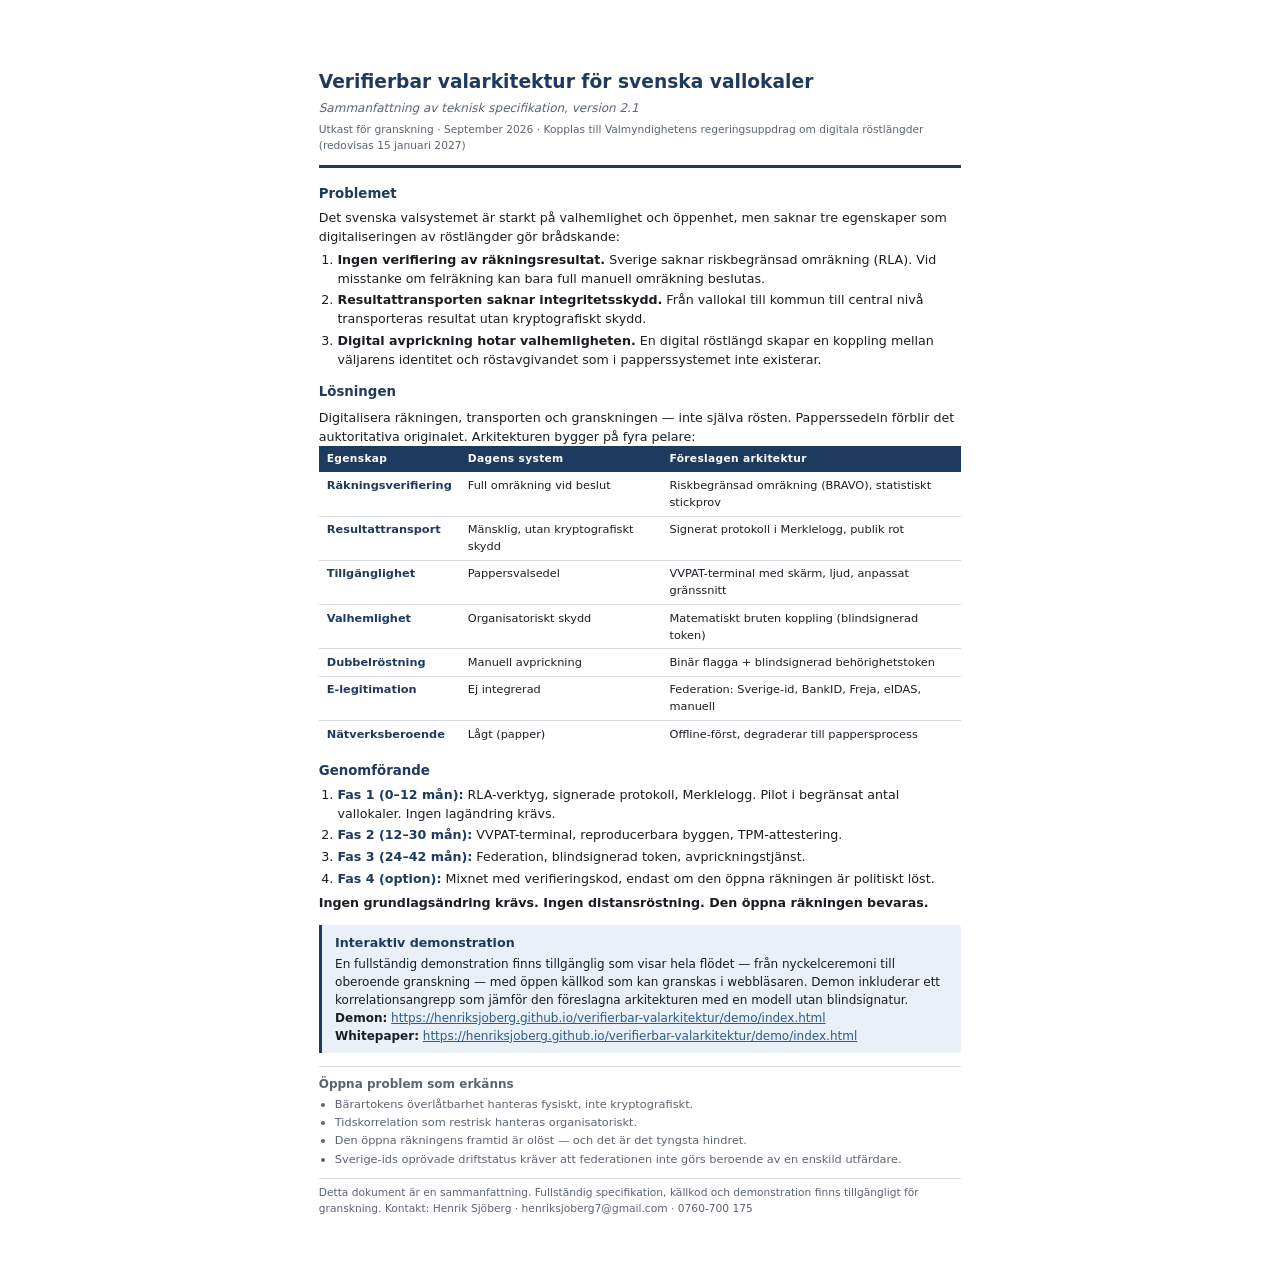
<file: demo/sammanfattning.html>
<!DOCTYPE html>
<html lang="sv">
<head>
<meta charset="utf-8">
<title>Sammanfattning — Verifierbar valarkitektur</title>
<style>
  @page { size: A4; margin: 18mm 20mm 18mm 20mm; }
  * { box-sizing: border-box; margin: 0; padding: 0; }
  body {
    font-family: "Segoe UI", system-ui, -apple-system, Arial, sans-serif;
    font-size: 9.5pt;
    line-height: 1.5;
    color: #1a1d21;
    max-width: 210mm;
    margin: 0 auto;
    padding: 18mm 20mm;
  }

  .header {
    border-bottom: 2.5pt solid #1f3a5f;
    padding-bottom: 8pt;
    margin-bottom: 12pt;
  }
  .header h1 {
    font-size: 14pt;
    font-weight: 700;
    color: #1f3a5f;
    margin-bottom: 2pt;
  }
  .header .subtitle {
    font-size: 9pt;
    color: #5b6470;
    font-style: italic;
  }
  .header .meta {
    font-size: 8pt;
    color: #5b6470;
    margin-top: 4pt;
  }

  .problem {
    margin-bottom: 10pt;
  }
  .problem h2 {
    font-size: 10pt;
    font-weight: 700;
    color: #1f3a5f;
    margin-bottom: 3pt;
  }
  .problem p {
    margin-bottom: 3pt;
  }
  .problem ol {
    margin-left: 14pt;
  }
  .problem li {
    margin-bottom: 2pt;
  }

  .solution h2 {
    font-size: 10pt;
    font-weight: 700;
    color: #1f3a5f;
    margin-bottom: 4pt;
  }

  table {
    width: 100%;
    border-collapse: collapse;
    font-size: 8.5pt;
    margin-bottom: 10pt;
  }
  table th {
    background: #1f3a5f;
    color: #fff;
    padding: 4pt 6pt;
    text-align: left;
    font-size: 8pt;
    font-weight: 600;
    letter-spacing: 0.03em;
  }
  table td {
    padding: 3.5pt 6pt;
    border-bottom: 0.5pt solid #d8dce2;
    vertical-align: top;
  }
  table tr:last-child td { border-bottom: none; }
  table td:first-child { font-weight: 600; color: #1f3a5f; }

  .phases {
    margin-bottom: 10pt;
  }
  .phases h2 {
    font-size: 10pt;
    font-weight: 700;
    color: #1f3a5f;
    margin-bottom: 3pt;
  }
  .phases ol {
    margin-left: 14pt;
  }
  .phases li {
    margin-bottom: 2pt;
  }
  .phases li strong {
    color: #1f3a5f;
  }

  .demo-section {
    background: #eaf0f7;
    border-left: 2.5pt solid #1f3a5f;
    padding: 6pt 10pt;
    margin-bottom: 10pt;
    border-radius: 0 3pt 3pt 0;
  }
  .demo-section h2 {
    font-size: 9.5pt;
    font-weight: 700;
    color: #1f3a5f;
    margin-bottom: 2pt;
  }
  .demo-section p {
    font-size: 9pt;
  }
  .demo-section a {
    color: #2e5c8a;
    word-break: break-all;
  }

  .honesty {
    font-size: 8.5pt;
    color: #5b6470;
    border-top: 0.5pt solid #d8dce2;
    padding-top: 6pt;
    margin-top: 6pt;
  }
  .honesty h2 {
    font-size: 9pt;
    font-weight: 700;
    color: #5b6470;
    margin-bottom: 2pt;
  }
  .honesty ul {
    margin-left: 12pt;
  }
  .honesty li {
    margin-bottom: 1pt;
  }

  .footer {
    font-size: 8pt;
    color: #5b6470;
    margin-top: 8pt;
    border-top: 0.5pt solid #d8dce2;
    padding-top: 4pt;
  }

  @media print {
    body { padding: 0; }
    .demo-section { background: #eaf0f7 !important; -webkit-print-color-adjust: exact; print-color-adjust: exact; }
    table th { background: #1f3a5f !important; -webkit-print-color-adjust: exact; print-color-adjust: exact; }
  }
</style>
</head>
<body>

<div class="header">
  <h1>Verifierbar valarkitektur för svenska vallokaler</h1>
  <div class="subtitle">Sammanfattning av teknisk specifikation, version 2.1</div>
  <div class="meta">Utkast för granskning &middot; September 2026 &middot; Kopplas till Valmyndighetens regeringsuppdrag om digitala röstlängder (redovisas 15 januari 2027)</div>
</div>

<div class="problem">
  <h2>Problemet</h2>
  <p>Det svenska valsystemet är starkt på valhemlighet och öppenhet, men saknar tre egenskaper som digitaliseringen av röstlängder gör brådskande:</p>
  <ol>
    <li><strong>Ingen verifiering av räkningsresultat.</strong> Sverige saknar riskbegränsad omräkning (RLA). Vid misstanke om felräkning kan bara full manuell omräkning beslutas.</li>
    <li><strong>Resultattransporten saknar integritetsskydd.</strong> Från vallokal till kommun till central nivå transporteras resultat utan kryptografiskt skydd.</li>
    <li><strong>Digital avprickning hotar valhemligheten.</strong> En digital röstlängd skapar en koppling mellan väljarens identitet och röstavgivandet som i papperssystemet inte existerar.</li>
  </ol>
</div>

<div class="solution">
  <h2>Lösningen</h2>
  <p>Digitalisera räkningen, transporten och granskningen &mdash; inte själva rösten. Papperssedeln förblir det auktoritativa originalet. Arkitekturen bygger på fyra pelare:</p>
</div>

<table>
  <thead>
    <tr>
      <th>Egenskap</th>
      <th>Dagens system</th>
      <th>Föreslagen arkitektur</th>
    </tr>
  </thead>
  <tbody>
    <tr>
      <td>Räkningsverifiering</td>
      <td>Full omräkning vid beslut</td>
      <td>Riskbegränsad omräkning (BRAVO), statistiskt stickprov</td>
    </tr>
    <tr>
      <td>Resultattransport</td>
      <td>Mänsklig, utan kryptografiskt skydd</td>
      <td>Signerat protokoll i Merklelogg, publik rot</td>
    </tr>
    <tr>
      <td>Tillgänglighet</td>
      <td>Pappersvalsedel</td>
      <td>VVPAT-terminal med skärm, ljud, anpassat gränssnitt</td>
    </tr>
    <tr>
      <td>Valhemlighet</td>
      <td>Organisatoriskt skydd</td>
      <td>Matematiskt bruten koppling (blindsignerad token)</td>
    </tr>
    <tr>
      <td>Dubbelröstning</td>
      <td>Manuell avprickning</td>
      <td>Binär flagga + blindsignerad behörighetstoken</td>
    </tr>
    <tr>
      <td>E-legitimation</td>
      <td>Ej integrerad</td>
      <td>Federation: Sverige-id, BankID, Freja, eIDAS, manuell</td>
    </tr>
    <tr>
      <td>Nätverksberoende</td>
      <td>Lågt (papper)</td>
      <td>Offline-först, degraderar till pappersprocess</td>
    </tr>
  </tbody>
</table>

<div class="phases">
  <h2>Genomförande</h2>
  <ol>
    <li><strong>Fas 1 (0&ndash;12 mån):</strong> RLA-verktyg, signerade protokoll, Merklelogg. Pilot i begränsat antal vallokaler. Ingen lagändring krävs.</li>
    <li><strong>Fas 2 (12&ndash;30 mån):</strong> VVPAT-terminal, reproducerbara byggen, TPM-attestering.</li>
    <li><strong>Fas 3 (24&ndash;42 mån):</strong> Federation, blindsignerad token, avprickningstjänst.</li>
    <li><strong>Fas 4 (option):</strong> Mixnet med verifieringskod, endast om den öppna räkningen är politiskt löst.</li>
  </ol>
  <p style="margin-top:4pt"><strong>Ingen grundlagsändring krävs. Ingen distansröstning. Den öppna räkningen bevaras.</strong></p>
</div>

<div class="demo-section">
  <h2>Interaktiv demonstration</h2>
  <p>En fullständig demonstration finns tillgänglig som visar hela flödet &mdash; från nyckelceremoni till oberoende granskning &mdash; med öppen källkod som kan granskas i webbläsaren. Demon inkluderar ett korrelationsangrepp som jämför den föreslagna arkitekturen med en modell utan blindsignatur.</p>
  <p><strong>Demon:</strong> <a href="#">https://henriksjoberg.github.io/verifierbar-valarkitektur/demo/index.html</a><br>
  <strong>Whitepaper:</strong> <a href="#">https://henriksjoberg.github.io/verifierbar-valarkitektur/demo/index.html</a></p>
</div>

<div class="honesty">
  <h2>Öppna problem som erkänns</h2>
  <ul>
    <li>Bärartokens överlåtbarhet hanteras fysiskt, inte kryptografiskt.</li>
    <li>Tidskorrelation som restrisk hanteras organisatoriskt.</li>
    <li>Den öppna räkningens framtid är olöst &mdash; och det är det tyngsta hindret.</li>
    <li>Sverige-ids oprövade driftstatus kräver att federationen inte görs beroende av en enskild utfärdare.</li>
  </ul>
</div>

<div class="footer">
  Detta dokument är en sammanfattning. Fullständig specifikation, källkod och demonstration finns tillgängligt för granskning.
  Kontakt: Henrik Sjöberg &middot; henriksjoberg7@gmail.com &middot; 0760-700 175
</div>

</body>
</html>
</file>
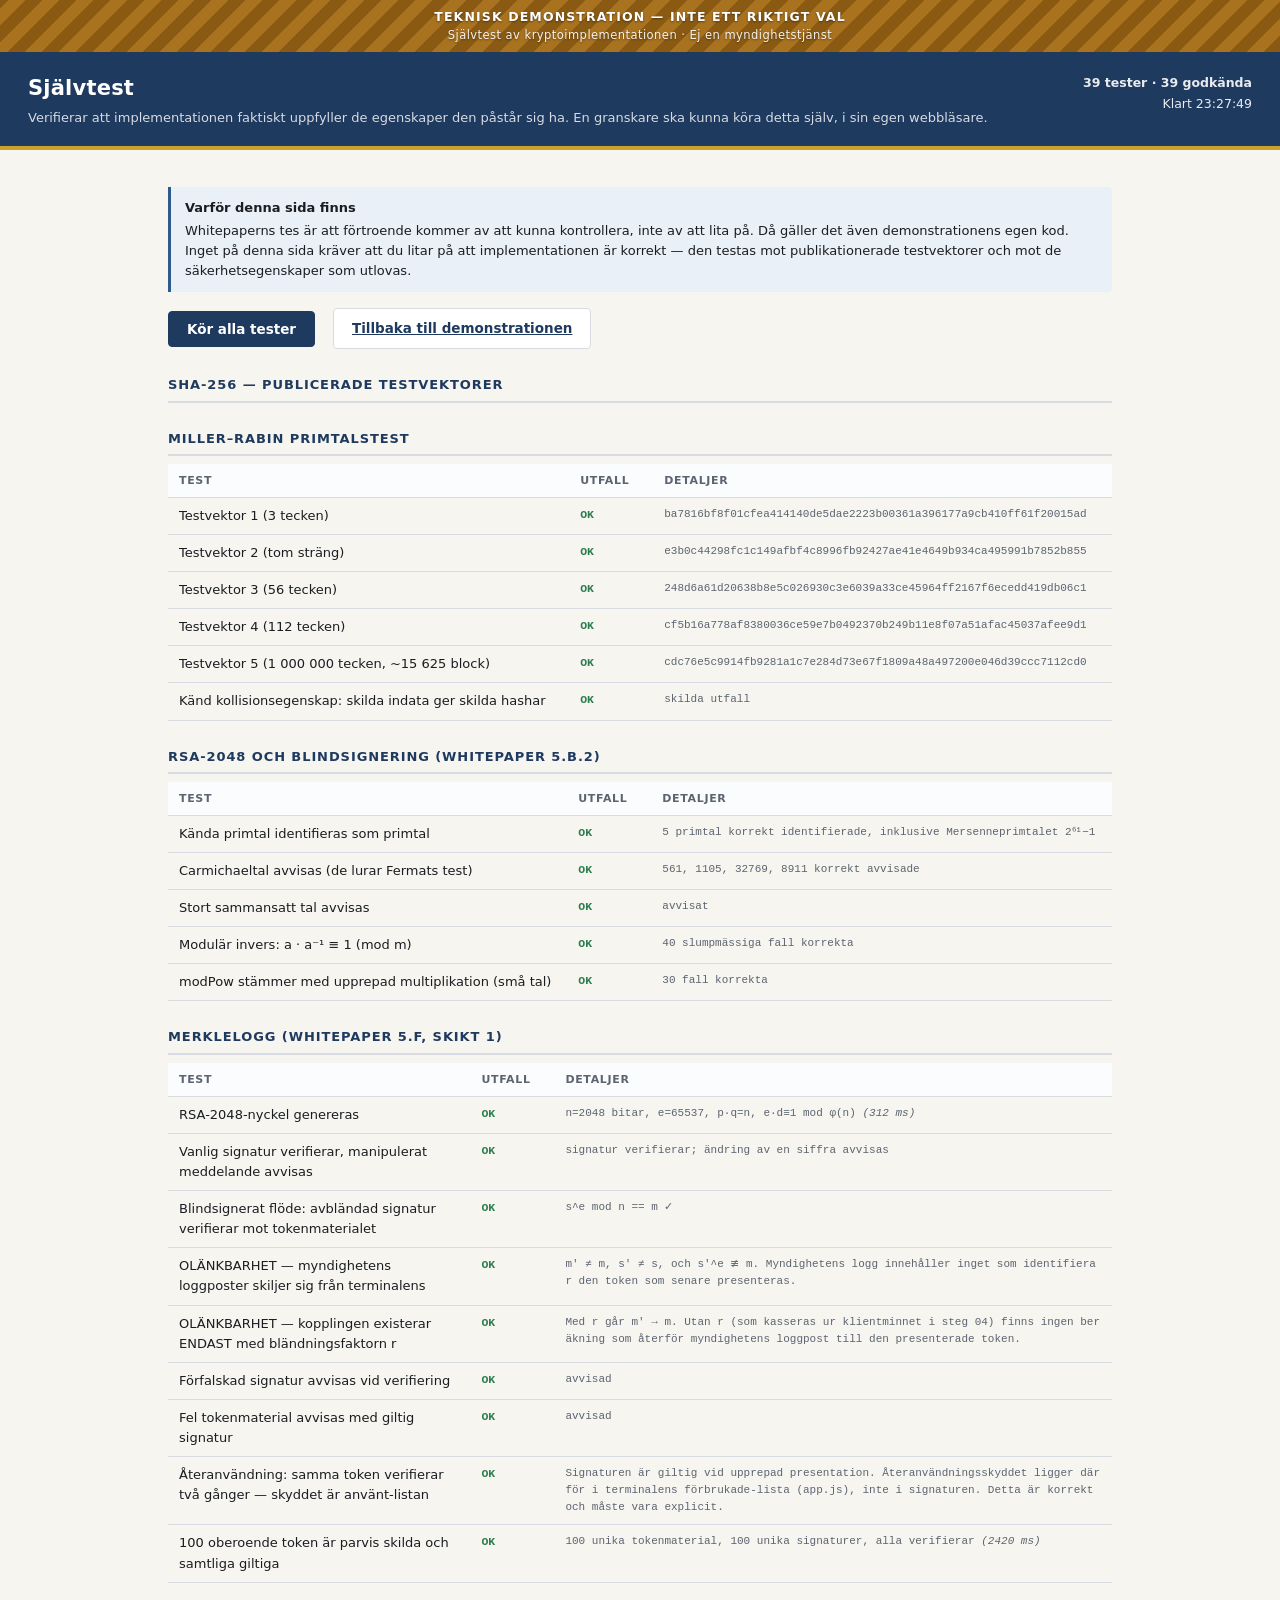
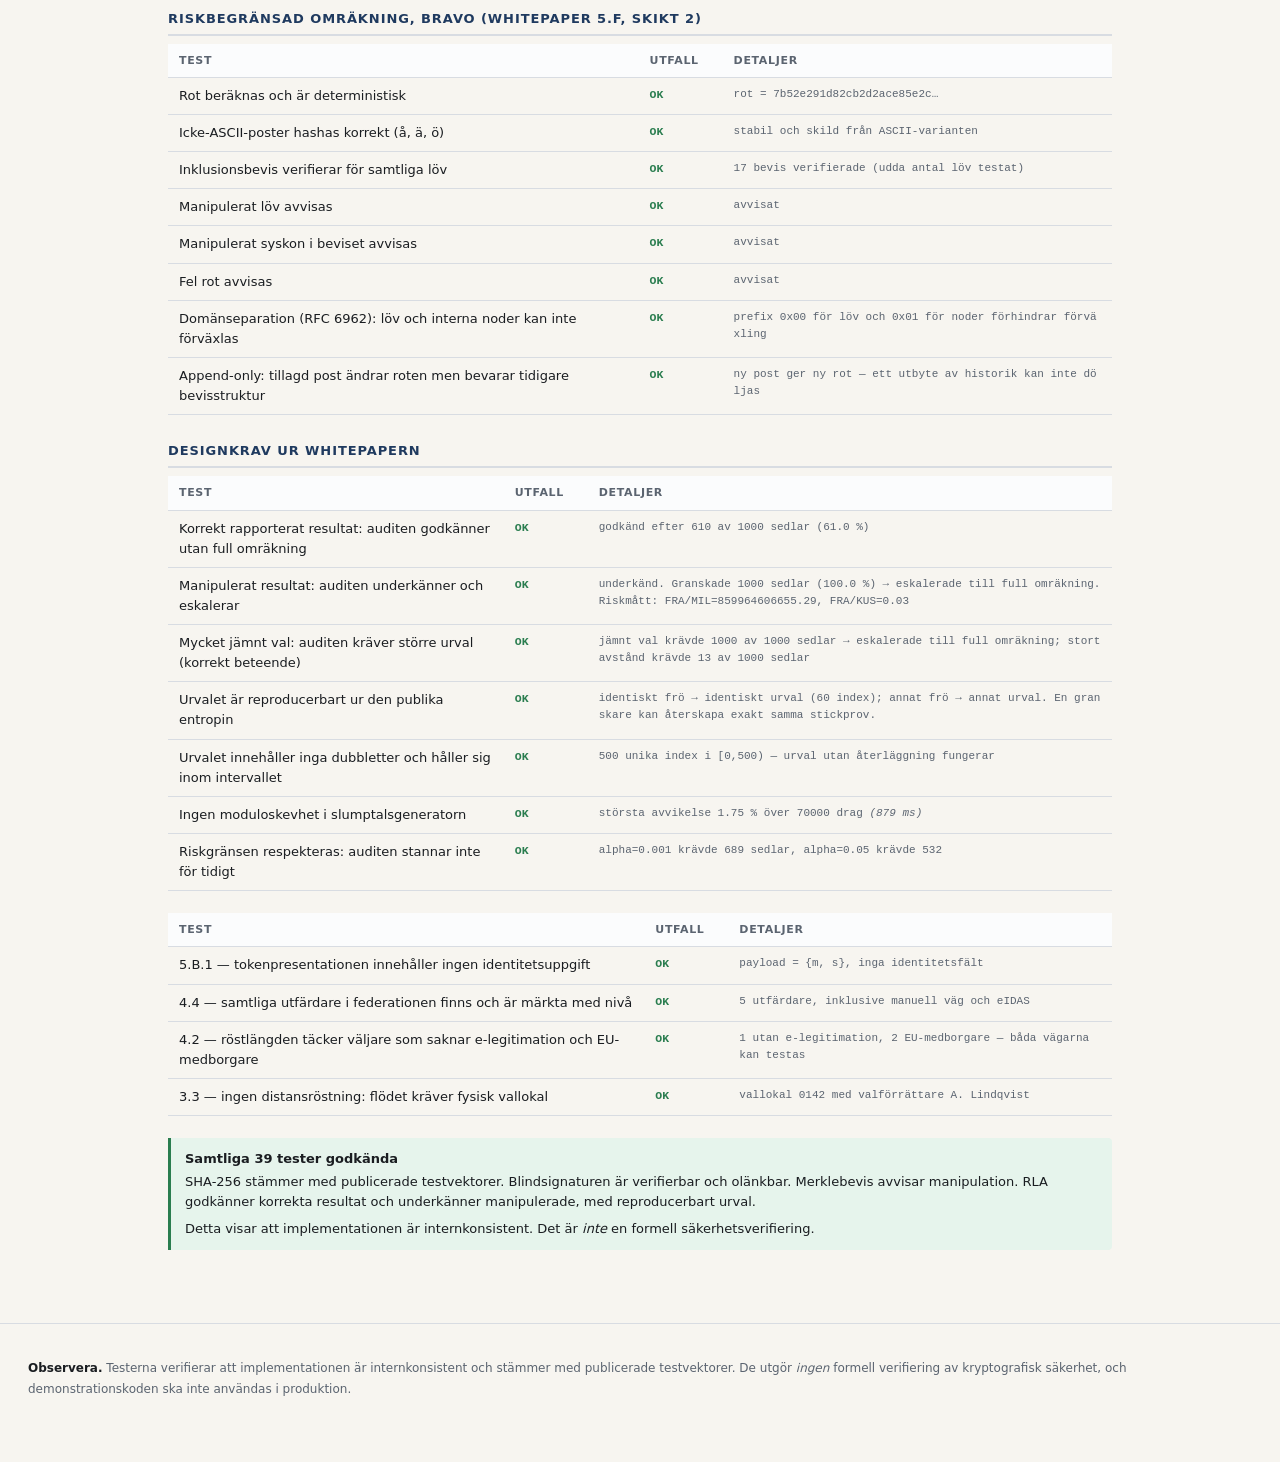
<file: demo/sjalvtest.html>
<!DOCTYPE html>
<html lang="sv">
<head>
<meta charset="utf-8">
<meta name="viewport" content="width=device-width, initial-scale=1">
<meta name="robots" content="noindex, nofollow, noarchive">
<title>DEMONSTRATION — Självtest av kryptoimplementationen</title>
<link rel="stylesheet" href="style.css">
<style>
  .testlayout { max-width: 1000px; margin: 0 auto; padding: 24px 28px 60px; }
  table.test { width: 100%; border-collapse: collapse; font-size: 13px; margin-bottom: 22px; }
  table.test th, table.test td { padding: 8px 11px; text-align: left; border-bottom: 1px solid var(--linje); vertical-align: top; }
  table.test th { font-size: 11px; text-transform: uppercase; letter-spacing: 0.06em; color: var(--text-mjuk); background: #fbfcfd; }
  table.test td.status { width: 84px; font-weight: 700; font-family: var(--mono); font-size: 11.5px; }
  td.status.ok { color: var(--grön); }
  td.status.fel { color: var(--röd); }
  td.status.kör { color: var(--amber); }
  table.test td.det { font-family: var(--mono); font-size: 11px; color: var(--text-mjuk); word-break: break-all; }
  .grupprubrik { font-size: 13px; font-weight: 700; color: var(--blå); text-transform: uppercase; letter-spacing: 0.07em; margin: 26px 0 8px; padding-bottom: 5px; border-bottom: 2px solid var(--linje); }
  #summering { font-size: 15px; }
</style>
</head>
<body>

<div class="demo-banner">
  Teknisk demonstration — inte ett riktigt val
  <small>Självtest av kryptoimplementationen · Ej en myndighetstjänst</small>
</div>

<header class="sidhuvud">
  <div class="sidhuvud-inner">
    <div>
      <h1>Självtest</h1>
      <p class="underrubrik">
        Verifierar att implementationen faktiskt uppfyller de egenskaper den påstår sig ha.
        En granskare ska kunna köra detta själv, i sin egen webbläsare.
      </p>
    </div>
    <div class="sidhuvud-meta">
      <div><b id="antal-tester">—</b></div>
      <div id="tid"></div>
    </div>
  </div>
</header>

<div class="testlayout">

  <div class="notis">
    <strong>Varför denna sida finns</strong>
    <p>
      Whitepaperns tes är att förtroende kommer av att kunna kontrollera, inte av att lita på.
      Då gäller det även demonstrationens egen kod. Inget på denna sida kräver att du litar på
      att implementationen är korrekt — den testas mot publikationerade testvektorer och mot
      de säkerhetsegenskaper som utlovas.
    </p>
  </div>

  <div class="knapprad" style="margin:16px 0 24px">
    <button class="knapp" id="btn-kör">Kör alla tester</button>
    <span class="körsjustering" id="status"></span>
    <a class="knapp sekundär" href="index.html">Tillbaka till demonstrationen</a>
  </div>

  <div id="resultat">
    <p class="inledning">Inga tester körda ännu.</p>
  </div>

  <div id="summering"></div>

</div>

<footer class="sidfot">
  <p>
    <strong>Observera.</strong> Testerna verifierar att implementationen är internkonsistent och
    stämmer med publicerade testvektorer. De utgör <em>ingen</em> formell verifiering av
    kryptografisk säkerhet, och demonstrationskoden ska inte användas i produktion.
  </p>
</footer>

<script src="js/krypto.js"></script>
<script src="js/merkle.js"></script>
<script src="js/rla.js"></script>
<script src="js/data.js"></script>
<script src="js/sjalvtest.js"></script>
</body>
</html>
</file>
<file: demo/style.css>
/* style.css — Demonstration av verifierbar valarkitektur. */

:root {
  --blå: #1f3a5f;
  --blå-ljus: #2e5c8a;
  --blå-mjuk: #eaf0f7;
  --papper: #f7f5f0;
  --vit: #ffffff;
  --linje: #d8dce2;
  --text: #1a1d21;
  --text-mjuk: #5b6470;
  --grön: #2a7d4f;
  --grön-mjuk: #e6f4ec;
  --röd: #a8322a;
  --röd-mjuk: #fbeae8;
  --amber: #a8721f;
  --amber-mjuk: #fdf3e2;
  --mono: "Cascadia Mono", "SF Mono", Consolas, "Liberation Mono", monospace;
}

* { box-sizing: border-box; }

html, body {
  margin: 0;
  padding: 0;
  background: var(--papper);
  color: var(--text);
  font-family: "Segoe UI", system-ui, -apple-system, "Helvetica Neue", Arial, sans-serif;
  font-size: 15px;
  line-height: 1.55;
}

/* ---------------------------------------------------------------- *
 * Permanent demobanner. Får inte kunna döljas eller scrollas bort
 * utan att sidans innehåll fortfarande är markerat som demonstration.
 * ---------------------------------------------------------------- */

.demo-banner {
  position: sticky;
  top: 0;
  z-index: 1000;
  background: repeating-linear-gradient(
    -45deg,
    #8a5a12,
    #8a5a12 12px,
    #a8721f 12px,
    #a8721f 24px
  );
  color: #fff;
  text-align: center;
  font-size: 12.5px;
  font-weight: 700;
  letter-spacing: 0.09em;
  text-transform: uppercase;
  padding: 7px 12px;
  text-shadow: 0 1px 2px rgba(0, 0, 0, 0.45);
}

.demo-banner small {
  display: block;
  font-weight: 500;
  letter-spacing: 0.04em;
  text-transform: none;
  opacity: 0.92;
  font-size: 11.5px;
  margin-top: 1px;
}

/* ---------------------------------------------------------------- */

.sidhuvud {
  background: var(--blå);
  color: #fff;
  padding: 20px 28px 18px;
  border-bottom: 4px solid #c9a227;
}

.sidhuvud-inner {
  max-width: 1480px;
  margin: 0 auto;
  display: flex;
  align-items: flex-start;
  gap: 20px;
  flex-wrap: wrap;
}

.vapen {
  width: 52px;
  height: 60px;
  flex: 0 0 auto;
  opacity: 0.92;
}

.sidhuvud h1 {
  margin: 0;
  font-size: 21px;
  font-weight: 600;
  letter-spacing: 0.01em;
}

.sidhuvud .underrubrik {
  margin: 3px 0 0;
  font-size: 13px;
  opacity: 0.82;
}

.sidhuvud-meta {
  margin-left: auto;
  font-size: 12.5px;
  text-align: right;
  opacity: 0.9;
  line-height: 1.7;
}

.sidhuvud-meta b { font-weight: 600; }

/* ---------------------------------------------------------------- */

.layout {
  max-width: 1480px;
  margin: 0 auto;
  padding: 24px 28px 60px;
  display: grid;
  grid-template-columns: minmax(0, 1fr) 400px;
  gap: 26px;
  align-items: start;
}

@media (max-width: 1180px) {
  .layout { grid-template-columns: minmax(0, 1fr); }
}

/* ---------------------------------------------------------------- */

.stegkort {
  background: var(--vit);
  border: 1px solid var(--linje);
  border-radius: 6px;
  margin-bottom: 18px;
  overflow: hidden;
}

.stegkort.låst { opacity: 0.55; }
.stegkort.låst .stegkropp { filter: grayscale(0.5); }

.steghuvud {
  display: flex;
  align-items: baseline;
  gap: 12px;
  padding: 13px 18px;
  background: #fbfcfd;
  border-bottom: 1px solid var(--linje);
}

.stegnummer {
  font-family: var(--mono);
  font-size: 11px;
  font-weight: 700;
  color: var(--blå);
  background: var(--blå-mjuk);
  border: 1px solid #c3d2e4;
  border-radius: 3px;
  padding: 2px 7px;
  letter-spacing: 0.06em;
  flex: 0 0 auto;
}

.steghuvud h2 {
  margin: 0;
  font-size: 15.5px;
  font-weight: 600;
  color: var(--blå);
}

.steghuvud .stegbeskrivning {
  margin-left: auto;
  font-size: 12px;
  color: var(--text-mjuk);
  text-align: right;
  max-width: 46%;
}

.stegkropp { padding: 18px; }

.stegstatus {
  font-size: 12px;
  font-weight: 600;
  padding: 2px 8px;
  border-radius: 10px;
  flex: 0 0 auto;
}
.stegstatus.klar   { background: var(--grön-mjuk); color: var(--grön); }
.stegstatus.aktiv  { background: var(--amber-mjuk); color: var(--amber); }
.stegstatus.väntar { background: #eef0f2; color: var(--text-mjuk); }

/* ---------------------------------------------------------------- */

p.inledning { margin: 0 0 14px; color: var(--text-mjuk); font-size: 13.5px; }
p.inledning strong { color: var(--text); }

.knapp {
  font-family: inherit;
  font-size: 13.5px;
  font-weight: 600;
  padding: 9px 18px;
  border-radius: 4px;
  border: 1px solid var(--blå);
  background: var(--blå);
  color: #fff;
  cursor: pointer;
  transition: background 0.12s;
}
.knapp:hover:not(:disabled) { background: var(--blå-ljus); }
.knapp:disabled { opacity: 0.45; cursor: not-allowed; }

.knapp.sekundär {
  background: var(--vit);
  color: var(--blå);
  border-color: var(--linje);
}
.knapp.sekundär:hover:not(:disabled) { background: var(--blå-mjuk); border-color: #c3d2e4; }

.knapp.varning { background: var(--röd); border-color: var(--röd); }
.knapp.varning:hover:not(:disabled) { background: #c03a31; }

.knapp.liten { font-size: 12px; padding: 5px 11px; }

.knapprad { display: flex; gap: 9px; flex-wrap: wrap; align-items: center; }

/* ---------------------------------------------------------------- */

.utfärdarlista { display: flex; flex-direction: column; gap: 8px; }

.utfärdare {
  display: flex;
  align-items: center;
  gap: 13px;
  padding: 11px 14px;
  border: 1px solid var(--linje);
  border-radius: 5px;
  cursor: pointer;
  background: var(--vit);
  transition: border-color 0.12s, background 0.12s;
  text-align: left;
  font-family: inherit;
  font-size: inherit;
  width: 100%;
}
.utfärdare:hover:not(:disabled) { border-color: var(--blå-ljus); background: #f8fafd; }
.utfärdare[aria-pressed="true"] { border-color: var(--blå); background: var(--blå-mjuk); }
.utfärdare:disabled { opacity: 0.45; cursor: not-allowed; }

.utfärdare-märke { width: 34px; height: 34px; flex: 0 0 auto; }
.utfärdare-text { min-width: 0; }
.utfärdare-namn { font-weight: 600; font-size: 14px; }
.utfärdare-det  { font-size: 11.5px; color: var(--text-mjuk); line-height: 1.4; }

.tagg {
  font-size: 10.5px;
  font-weight: 700;
  letter-spacing: 0.05em;
  text-transform: uppercase;
  padding: 2px 7px;
  border-radius: 3px;
  margin-left: auto;
  flex: 0 0 auto;
  white-space: nowrap;
}
.tagg.statlig    { background: #dfe9f5; color: #1f4a7a; }
.tagg.privat     { background: #f0eae0; color: #7a5c26; }
.tagg.europeisk  { background: #e6e2f5; color: #4a3d8a; }
.tagg.fysisk     { background: #e8e8e8; color: #555; }

/* ---------------------------------------------------------------- */

.väljarlista { display: flex; gap: 8px; flex-wrap: wrap; margin-bottom: 14px; }

.väljarpill {
  font-family: inherit;
  font-size: 12px;
  padding: 5px 11px;
  border-radius: 14px;
  border: 1px solid var(--linje);
  background: var(--vit);
  cursor: pointer;
  color: var(--text);
}
.väljarpill:hover { border-color: var(--blå-ljus); background: #f8fafd; }
.väljarpill[aria-pressed="true"] { background: var(--blå); border-color: var(--blå); color: #fff; font-weight: 600; }
.väljarpill:disabled { opacity: 0.4; cursor: not-allowed; text-decoration: line-through; }

/* ---------------------------------------------------------------- */

.kryptoruta {
  font-family: var(--mono);
  font-size: 11.5px;
  background: #1a1f26;
  color: #cfe3ff;
  border-radius: 4px;
  padding: 11px 13px;
  overflow-x: auto;
  line-height: 1.75;
  margin: 9px 0;
  word-break: break-all;
}
.kryptoruta .nyckel { color: #7fa8d9; }
.kryptoruta .värde  { color: #ffe08a; }
.kryptoruta .hemlig { color: #ff9d8a; }
.kryptoruta .kommentar { color: #7a8899; font-style: italic; }

.datafalt {
  display: grid;
  grid-template-columns: 178px minmax(0, 1fr);
  gap: 5px 14px;
  font-size: 13px;
  margin: 10px 0;
}
.datafalt dt { color: var(--text-mjuk); font-size: 12px; }
.datafalt dd { margin: 0; font-family: var(--mono); font-size: 12px; word-break: break-all; }
.datafalt dd.ok  { color: var(--grön); font-family: inherit; font-weight: 600; }
.datafalt dd.nej { color: var(--röd); font-family: inherit; font-weight: 600; }

/* ---------------------------------------------------------------- */

.partival { display: flex; flex-direction: column; gap: 6px; margin: 12px 0; }

.partiknapp {
  display: flex;
  align-items: center;
  gap: 11px;
  padding: 9px 13px;
  border: 1px solid var(--linje);
  border-radius: 4px;
  background: var(--vit);
  cursor: pointer;
  font-family: inherit;
  font-size: 13.5px;
  text-align: left;
  width: 100%;
}
.partiknapp:hover { background: #f8fafd; border-color: var(--blå-ljus); }
.partiknapp[aria-pressed="true"] { border-color: var(--blå); background: var(--blå-mjuk); font-weight: 600; }

.partifärg { width: 12px; height: 30px; border-radius: 2px; flex: 0 0 auto; }
.partikod  { font-family: var(--mono); font-size: 11px; color: var(--text-mjuk); margin-left: auto; }

/* ---------------------------------------------------------------- */

.sedel {
  background: #fffef9;
  border: 1px solid #d6d0bd;
  border-radius: 3px;
  padding: 20px 24px;
  font-family: Georgia, "Times New Roman", serif;
  box-shadow: 0 2px 7px rgba(0, 0, 0, 0.09);
  margin: 14px 0;
  position: relative;
}
.sedel::after {
  content: "DEMO";
  position: absolute;
  top: 12px;
  right: 16px;
  font-family: var(--mono);
  font-size: 10px;
  letter-spacing: 0.14em;
  color: #c0b79a;
  border: 1px solid #c0b79a;
  padding: 1px 5px;
  border-radius: 2px;
}
.sedel-val   { font-size: 11px; letter-spacing: 0.1em; text-transform: uppercase; color: #8a8471; margin-bottom: 8px; }
.sedel-parti { font-size: 21px; font-weight: 700; color: #22252b; }
.sedel-kryss { font-size: 13px; color: #55503f; margin-top: 5px; }

.urna {
  margin: 14px 0;
  padding: 14px 16px;
  border: 2px dashed var(--linje);
  border-radius: 5px;
  background: #fbfbf9;
  font-size: 13px;
  color: var(--text-mjuk);
  text-align: center;
}
.urna.mottagen { border-color: var(--grön); background: var(--grön-mjuk); color: var(--grön); font-weight: 600; }

/* ---------------------------------------------------------------- */

.resultattabell { width: 100%; border-collapse: collapse; font-size: 13px; margin: 12px 0; }
.resultattabell th, .resultattabell td { padding: 6px 9px; text-align: left; border-bottom: 1px solid var(--linje); }
.resultattabell th { font-size: 11px; text-transform: uppercase; letter-spacing: 0.06em; color: var(--text-mjuk); font-weight: 600; }
.resultattabell td.siffra { text-align: right; font-family: var(--mono); }
.resultattabell tr.vinnare td { font-weight: 700; background: #f6faf7; }

/* ---------------------------------------------------------------- */

.notis {
  border-left: 3px solid var(--blå-ljus);
  background: var(--blå-mjuk);
  padding: 11px 14px;
  font-size: 13px;
  border-radius: 0 4px 4px 0;
  margin: 13px 0;
}
.notis.varning { border-color: var(--amber); background: var(--amber-mjuk); }
.notis.fara    { border-color: var(--röd);   background: var(--röd-mjuk); }
.notis.lyckat  { border-color: var(--grön);  background: var(--grön-mjuk); }
.notis strong  { display: block; margin-bottom: 3px; }
.notis p { margin: 0; }
.notis p + p { margin-top: 6px; }

/* ---------------------------------------------------------------- *
 * Sidokolumn: aktörsloggar
 * ---------------------------------------------------------------- */

.loggpanel { position: sticky; top: 62px; }

.loggrubrik {
  background: var(--blå);
  color: #fff;
  padding: 12px 16px;
  border-radius: 6px 6px 0 0;
}
.loggrubrik h2 { margin: 0; font-size: 14.5px; font-weight: 600; }
.loggrubrik p  { margin: 3px 0 0; font-size: 11.5px; opacity: 0.82; }

.loggyta {
  background: var(--vit);
  border: 1px solid var(--linje);
  border-top: none;
  border-radius: 0 0 6px 6px;
  max-height: 58vh;
  overflow-y: auto;
}

.aktör {
  border-bottom: 1px solid var(--linje);
  padding: 10px 14px;
}
.aktör:last-child { border-bottom: none; }

.aktörhuvud {
  display: flex;
  align-items: center;
  gap: 8px;
  margin-bottom: 6px;
}
.aktörnamn { font-size: 12.5px; font-weight: 700; color: var(--blå); }
.aktörroll { font-size: 10.5px; color: var(--text-mjuk); margin-left: auto; font-style: italic; }

.post {
  font-family: var(--mono);
  font-size: 10.5px;
  line-height: 1.6;
  padding: 4px 7px;
  margin: 3px 0;
  background: #f6f7f9;
  border-left: 2px solid var(--linje);
  border-radius: 0 3px 3px 0;
  word-break: break-all;
  animation: glid 0.22s ease-out;
}
@keyframes glid { from { opacity: 0; transform: translateX(-4px); } }

.post.ser    { border-left-color: var(--blå-ljus); }
.post.serInte { border-left-color: var(--röd); background: var(--röd-mjuk); color: #8a3a33; }
.post.tom    { color: var(--text-mjuk); font-style: italic; }

.post .etikett { color: var(--text-mjuk); }
.post .hemligt { color: var(--röd); font-weight: 700; }

/* ---------------------------------------------------------------- */

.korrelationspanel {
  margin-top: 16px;
  background: var(--vit);
  border: 1px solid var(--linje);
  border-radius: 6px;
  overflow: hidden;
}
.korrelationspanel > h3 {
  margin: 0;
  padding: 11px 15px;
  font-size: 13px;
  background: #fbfcfd;
  border-bottom: 1px solid var(--linje);
  color: var(--blå);
}
.korrelationskropp { padding: 14px 15px; }
.korrelationskropp > p { margin: 0 0 11px; font-size: 12.5px; color: var(--text-mjuk); }

.lägesväxlare { display: flex; gap: 6px; margin-bottom: 12px; }
.lägesknapp {
  flex: 1;
  font-family: inherit;
  font-size: 11.5px;
  padding: 7px 8px;
  border: 1px solid var(--linje);
  background: var(--vit);
  border-radius: 4px;
  cursor: pointer;
  line-height: 1.35;
}
.lägesknapp[aria-pressed="true"] { border-color: var(--blå); background: var(--blå-mjuk); font-weight: 600; color: var(--blå); }

.angreppsresultat { font-size: 12.5px; margin-top: 12px; }

/* ---------------------------------------------------------------- */

.sidfot {
  max-width: 1480px;
  margin: 0 auto;
  padding: 22px 28px 50px;
  border-top: 1px solid var(--linje);
  font-size: 12px;
  color: var(--text-mjuk);
  line-height: 1.75;
}
.sidfot strong { color: var(--text); }

.länk { color: var(--blå-ljus); }

/* ---------------------------------------------------------------- */

.körsjustering {
  display: inline-flex;
  align-items: center;
  gap: 7px;
  font-family: var(--mono);
  font-size: 11.5px;
  color: var(--text-mjuk);
}
.spinner {
  width: 11px; height: 11px;
  border: 2px solid var(--linje);
  border-top-color: var(--blå);
  border-radius: 50%;
  animation: snurra 0.7s linear infinite;
  display: inline-block;
}
@keyframes snurra { to { transform: rotate(360deg); } }

.dold { display: none !important; }
</file>
